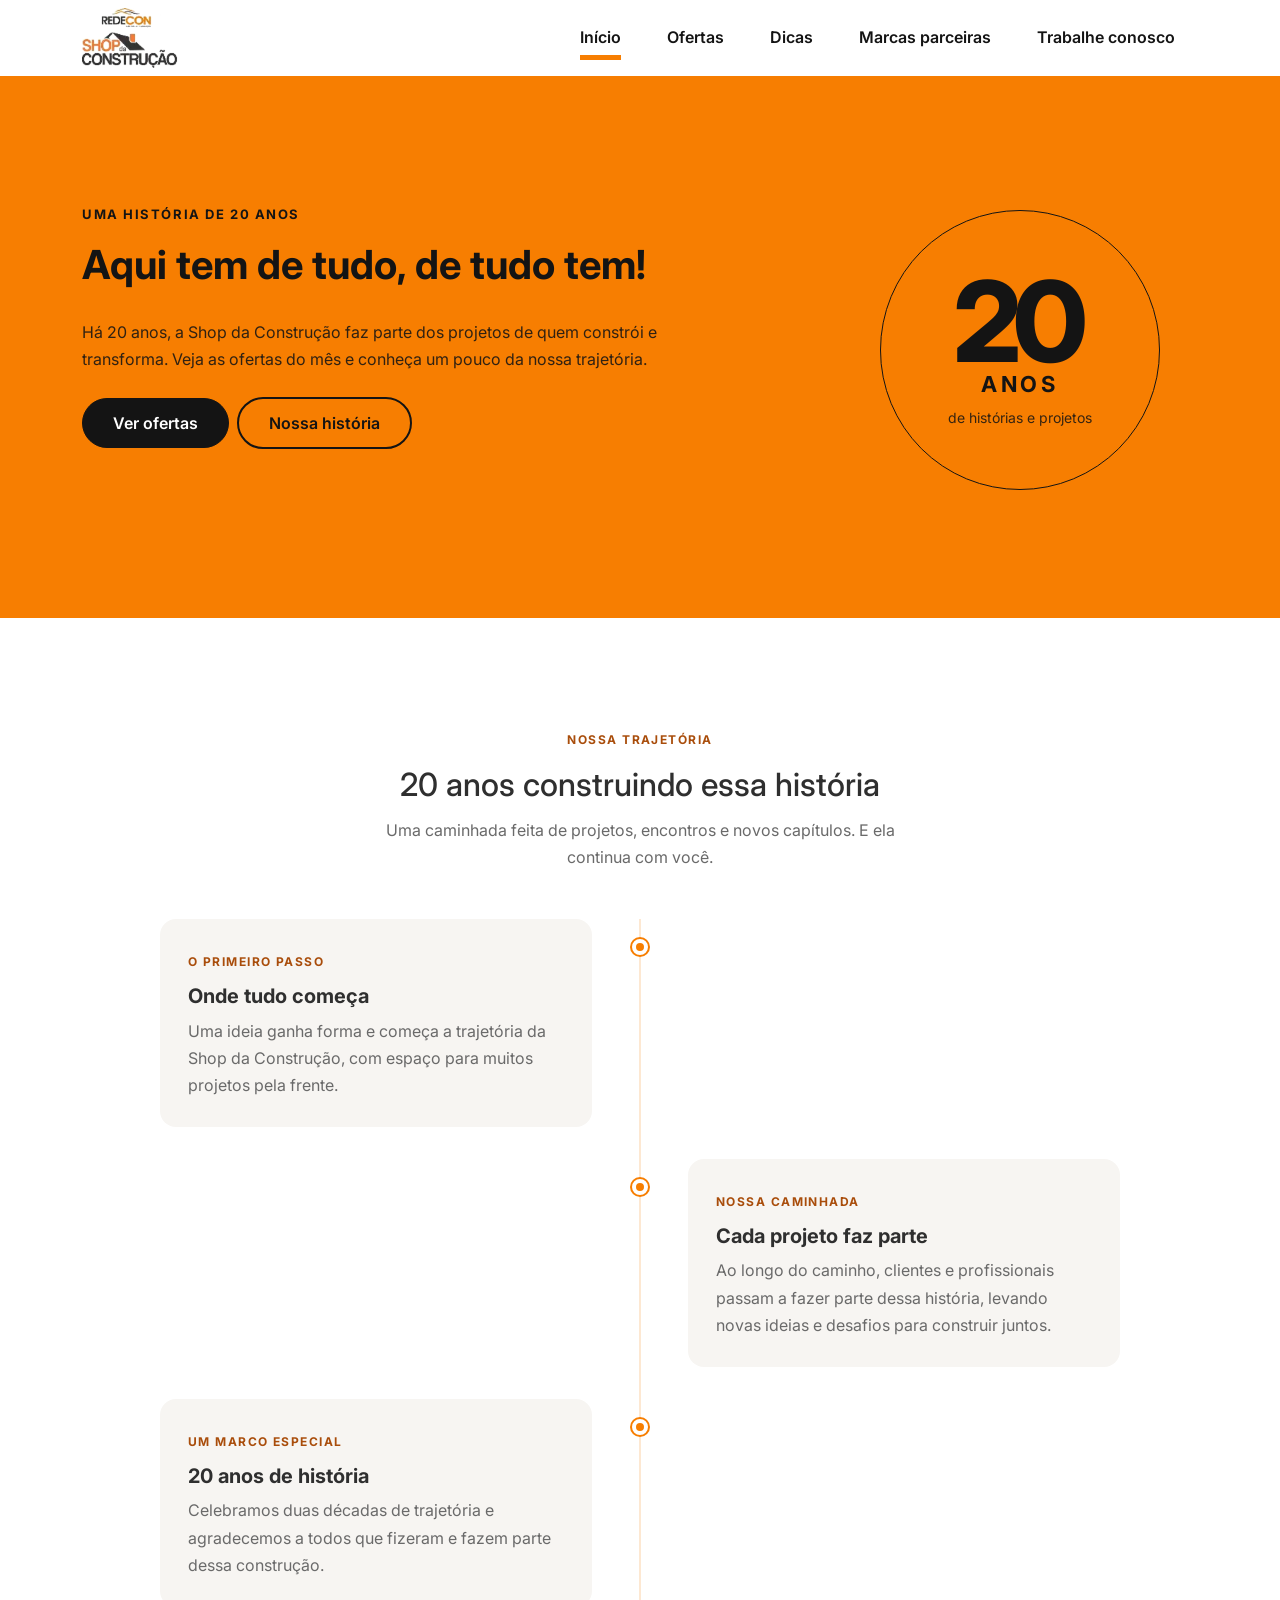
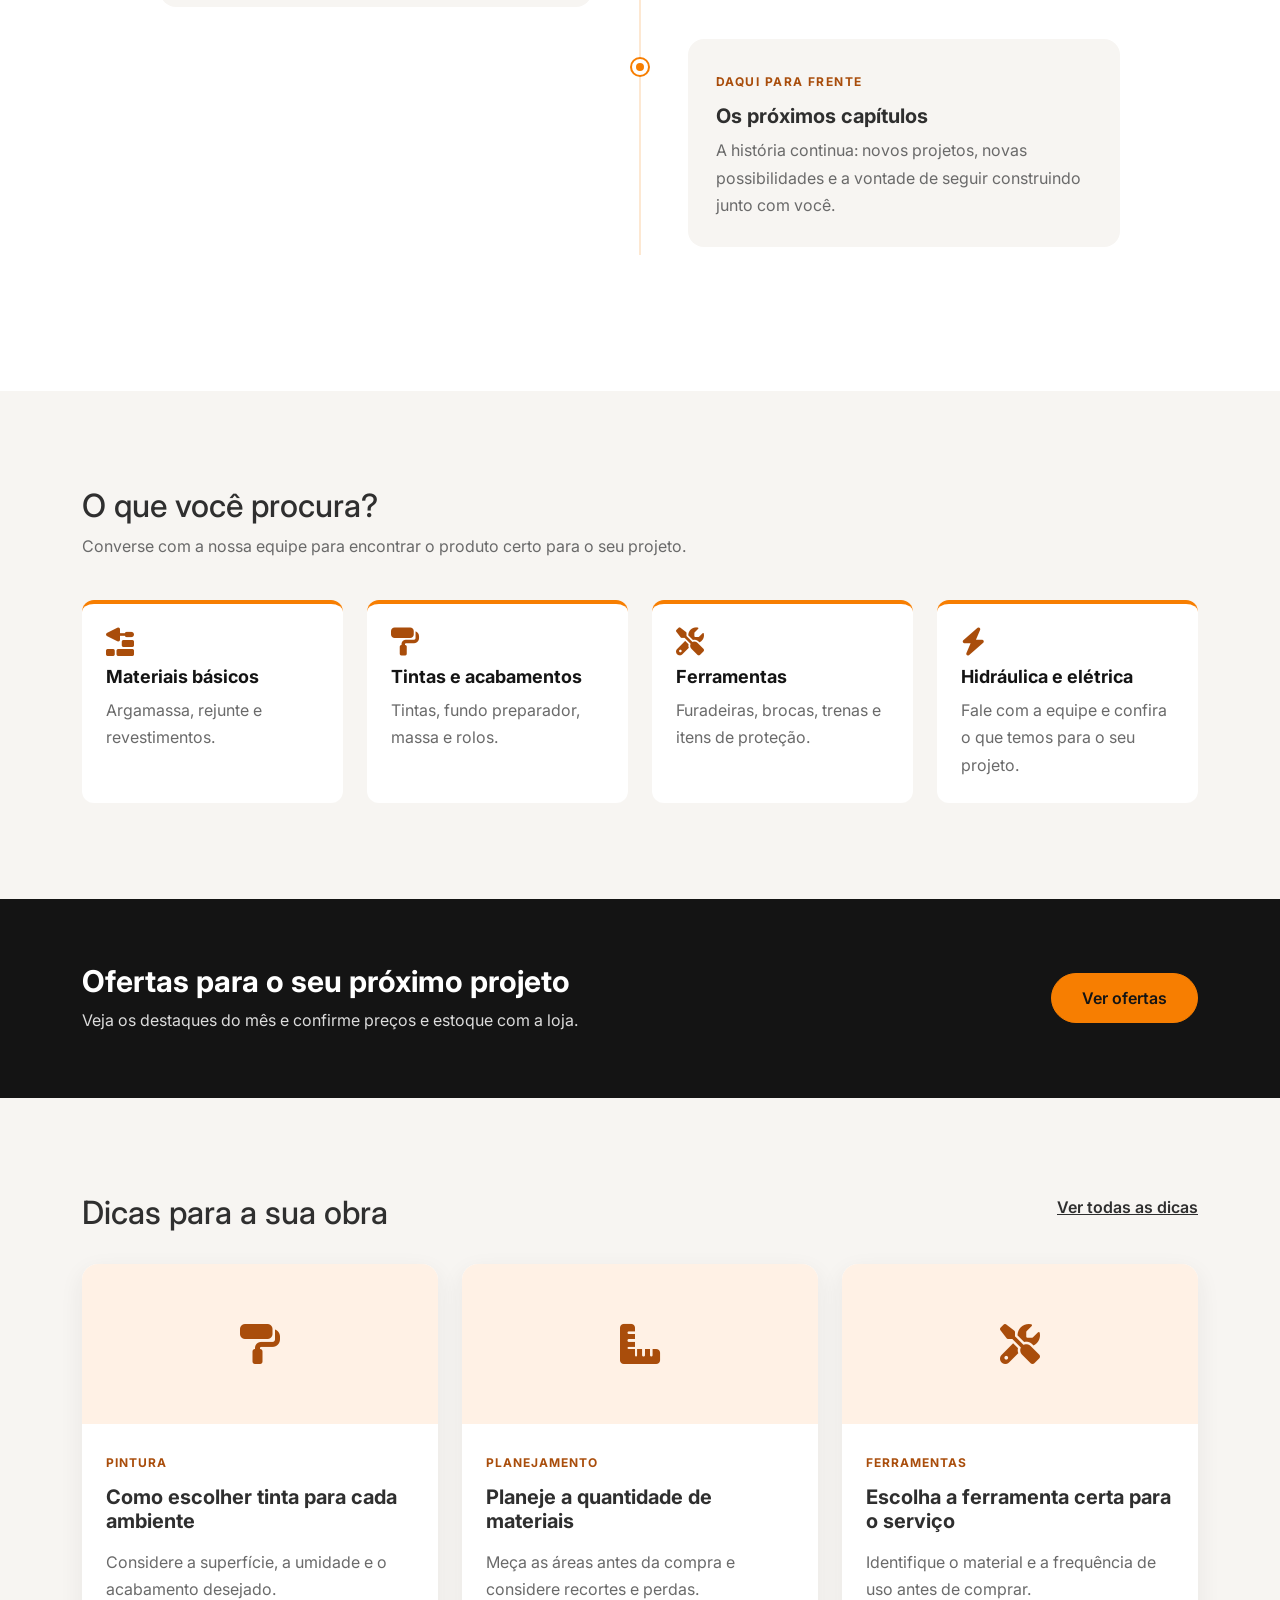
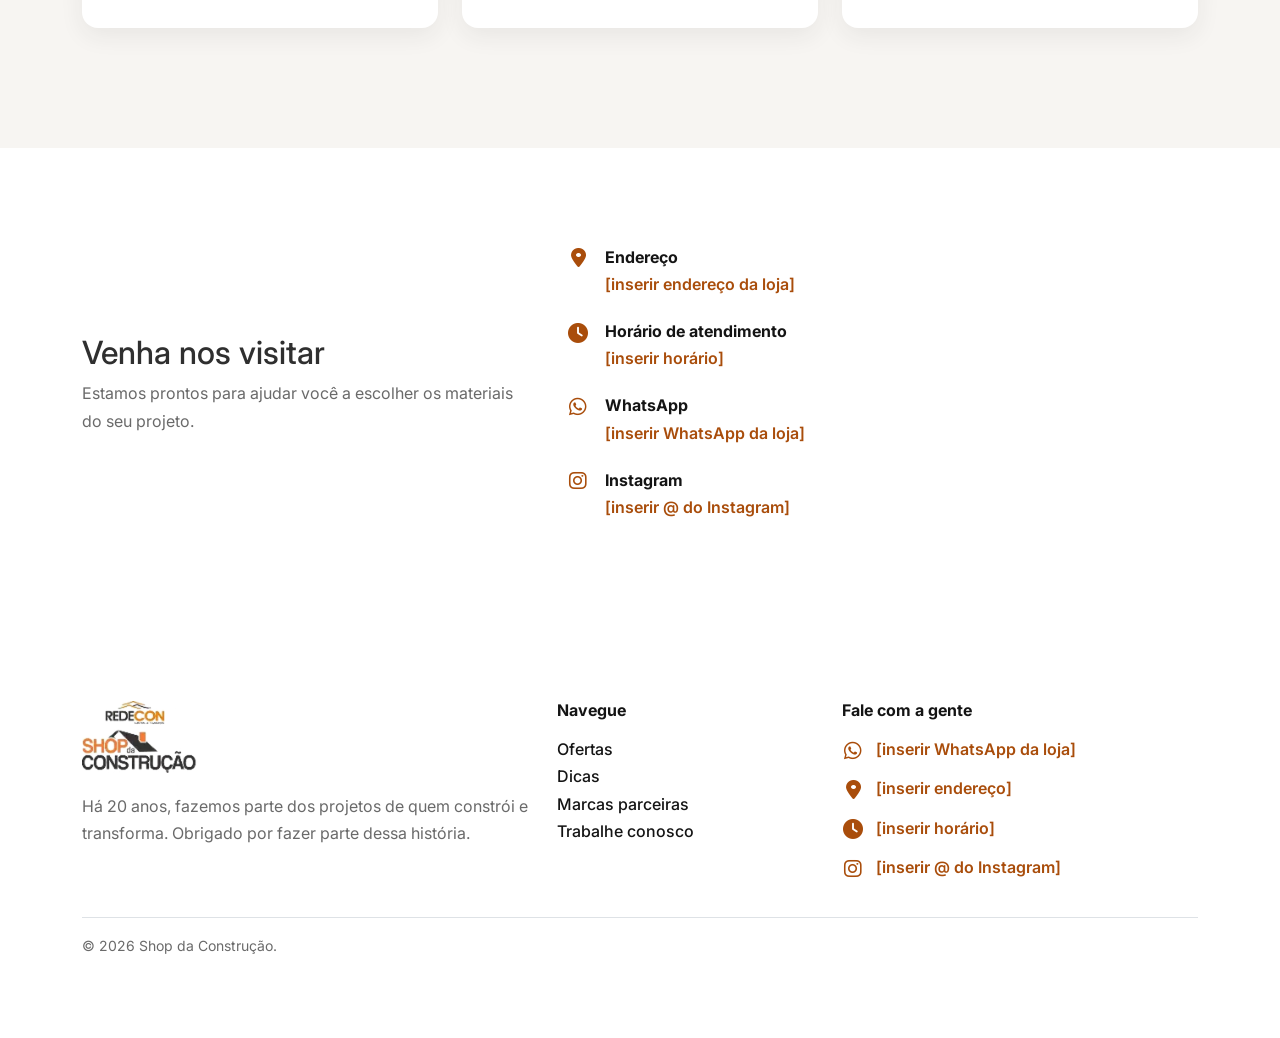
<file: docs/index.html>
<!-- /*
* Bootstrap 5
* Template Name: Furni
* Template Author: Untree.co
* Template URI: https://untree.co/
* License: https://creativecommons.org/licenses/by/3.0/
*/ -->
<!doctype html>
<html lang="pt-BR">
<head>
	<meta charset="utf-8">
	<meta name="viewport" content="width=device-width, initial-scale=1">
	<title>Shop da Construção Redecon | Aqui tem de tudo, de tudo tem!</title>
	<meta name="description" content="Há 20 anos na construção: ofertas do mês, dicas para a sua obra e marcas parceiras.">
	<meta property="og:type" content="website">
	<meta property="og:locale" content="pt_BR">
	<meta property="og:title" content="Shop da Construção Redecon | Aqui tem de tudo, de tudo tem!">
	<meta property="og:description" content="Há 20 anos na construção: ofertas do mês, dicas para a sua obra e marcas parceiras.">
	<link rel="icon" href="favicon.png">
	<link rel="preconnect" href="https://fonts.googleapis.com">
	<link rel="preconnect" href="https://fonts.gstatic.com" crossorigin>
	<link href="https://fonts.googleapis.com/css2?family=Inter:wght@400;500;600;700;800&display=swap" rel="stylesheet">
	<link href="css/bootstrap.min.css" rel="stylesheet">
	<link href="https://cdnjs.cloudflare.com/ajax/libs/font-awesome/6.5.1/css/all.min.css" rel="stylesheet">
	<link href="css/style.css" rel="stylesheet">
</head>
<body>
		<a class="skip-link" href="#conteudo">Ir para o conteúdo</a>
		<nav class="custom-navbar navbar navbar-expand-md navbar-light" aria-label="Navegação principal">
			<div class="container">
				<a class="navbar-brand" href="index.html"><img src="images/logo-shop-da-construcao.png" alt="Shop da Construção Redecon" width="274" height="170"></a>
				<button class="navbar-toggler" type="button" data-bs-toggle="collapse" data-bs-target="#navbarsFurni" aria-controls="navbarsFurni" aria-expanded="false" aria-label="Abrir menu">
					<span class="navbar-toggler-icon"></span>
				</button>
				<div class="collapse navbar-collapse" id="navbarsFurni">
					<ul class="custom-navbar-nav navbar-nav ms-auto mb-2 mb-md-0">
						<li class="active"><a class="nav-link" href="index.html" aria-current="page">Início</a></li>
						<li><a class="nav-link" href="ofertas.html">Ofertas</a></li>
						<li><a class="nav-link" href="dicas.html">Dicas</a></li>
						<li><a class="nav-link" href="parceiras.html">Marcas parceiras</a></li>
						<li><a class="nav-link" href="trabalhe-conosco.html">Trabalhe conosco</a></li>
					</ul>
				</div>
			</div>
		</nav>

		<main id="conteudo">
<div class="hero">
	<div class="container">
		<div class="row align-items-center justify-content-between">
			<div class="col-lg-7">
				<div class="intro-excerpt">
					<p class="hero-kicker">Uma história de 20 anos</p>
					<h1>Aqui tem de tudo, de tudo tem!</h1>
					<p class="mb-4">Há 20 anos, a Shop da Construção faz parte dos projetos de quem constrói e transforma. Veja as ofertas do mês e conheça um pouco da nossa trajetória.</p>
					<p><a href="ofertas.html" class="btn me-2">Ver ofertas</a><a href="#historia" class="btn btn-white-outline">Nossa história</a></p>
				</div>
			</div>
			<div class="col-lg-4">
				<div class="hero-anniversary" role="img" aria-label="20 anos de histórias e projetos">
					<span class="hero-anniversary-number">20</span>
					<span class="hero-anniversary-label">anos</span>
					<span class="hero-anniversary-caption">de histórias e projetos</span>
				</div>
			</div>
		</div>
	</div>
</div>

<section class="history-section" id="historia" aria-labelledby="history-title">
			<div class="container">
				<div class="row mb-5">
					<div class="col-lg-7 mx-auto text-center">
						<p class="history-eyebrow">Nossa trajetória</p>
						<h2 class="section-title" id="history-title">20 anos construindo essa história</h2>
						<p class="history-intro">Uma caminhada feita de projetos, encontros e novos capítulos. E ela continua com você.</p>
					</div>
				</div>

				<ol class="history-timeline">
					<li class="history-timeline-item">
						<div class="history-card">
							<span class="history-period">O primeiro passo</span>
							<h3>Onde tudo começa</h3>
							<p>Uma ideia ganha forma e começa a trajetória da Shop da Construção, com espaço para muitos projetos pela frente.</p>
						</div>
					</li>
					<li class="history-timeline-item">
						<div class="history-card">
							<span class="history-period">Nossa caminhada</span>
							<h3>Cada projeto faz parte</h3>
							<p>Ao longo do caminho, clientes e profissionais passam a fazer parte dessa história, levando novas ideias e desafios para construir juntos.</p>
						</div>
					</li>
					<li class="history-timeline-item">
						<div class="history-card">
							<span class="history-period">Um marco especial</span>
							<h3>20 anos de história</h3>
							<p>Celebramos duas décadas de trajetória e agradecemos a todos que fizeram e fazem parte dessa construção.</p>
						</div>
					</li>
					<li class="history-timeline-item">
						<div class="history-card">
							<span class="history-period">Daqui para frente</span>
							<h3>Os próximos capítulos</h3>
							<p>A história continua: novos projetos, novas possibilidades e a vontade de seguir construindo junto com você.</p>
						</div>
					</li>
				</ol>
			</div>
		</section>

<section class="categories-section" aria-labelledby="cat-title">
	<div class="container">
		<div class="row mb-4"><div class="col-lg-8"><h2 class="section-title" id="cat-title">O que você procura?</h2><p>Converse com a nossa equipe para encontrar o produto certo para o seu projeto.</p></div></div>
		<div class="row g-4">
			<div class="col-sm-6 col-lg-3"><article class="category-card"><i class="fa-solid fa-trowel-bricks" aria-hidden="true"></i><h3>Materiais básicos</h3><p>Argamassa, rejunte e revestimentos.</p></article></div>
			<div class="col-sm-6 col-lg-3"><article class="category-card"><i class="fa-solid fa-paint-roller" aria-hidden="true"></i><h3>Tintas e acabamentos</h3><p>Tintas, fundo preparador, massa e rolos.</p></article></div>
			<div class="col-sm-6 col-lg-3"><article class="category-card"><i class="fa-solid fa-screwdriver-wrench" aria-hidden="true"></i><h3>Ferramentas</h3><p>Furadeiras, brocas, trenas e itens de proteção.</p></article></div>
			<div class="col-sm-6 col-lg-3"><article class="category-card"><i class="fa-solid fa-bolt" aria-hidden="true"></i><h3>Hidráulica e elétrica</h3><p>Fale com a equipe e confira o que temos para o seu projeto.</p></article></div>
		</div>
	</div>
</section>

<section class="cta-band" aria-labelledby="cta-title">
	<div class="container">
		<div class="row align-items-center g-4">
			<div class="col-lg-8"><h2 id="cta-title">Ofertas para o seu próximo projeto</h2><p>Veja os destaques do mês e confirme preços e estoque com a loja.</p></div>
			<div class="col-lg-4 text-lg-end"><a class="btn btn-brand" href="ofertas.html">Ver ofertas</a></div>
		</div>
	</div>
</section>

<section class="tips-teaser" aria-labelledby="tips-teaser-title">
	<div class="container">
		<div class="row mb-4">
			<div class="col-md-8"><h2 class="section-title" id="tips-teaser-title">Dicas para a sua obra</h2></div>
			<div class="col-md-4 text-start text-md-end"><a href="dicas.html" class="more">Ver todas as dicas</a></div>
		</div>
		<div class="row">
			<div class="col-12 col-md-6 col-lg-4 mb-4"><article class="tip-card"><div class="tip-icon" aria-hidden="true"><i class="fa-solid fa-paint-roller"></i></div><div class="tip-content"><span class="tip-category">Pintura</span><h3>Como escolher tinta para cada ambiente</h3><p>Considere a superfície, a umidade e o acabamento desejado.</p></div></article></div>
			<div class="col-12 col-md-6 col-lg-4 mb-4"><article class="tip-card"><div class="tip-icon" aria-hidden="true"><i class="fa-solid fa-ruler-combined"></i></div><div class="tip-content"><span class="tip-category">Planejamento</span><h3>Planeje a quantidade de materiais</h3><p>Meça as áreas antes da compra e considere recortes e perdas.</p></div></article></div>
			<div class="col-12 col-md-6 col-lg-4 mb-4"><article class="tip-card"><div class="tip-icon" aria-hidden="true"><i class="fa-solid fa-screwdriver-wrench"></i></div><div class="tip-content"><span class="tip-category">Ferramentas</span><h3>Escolha a ferramenta certa para o serviço</h3><p>Identifique o material e a frequência de uso antes de comprar.</p></div></article></div>
		</div>
	</div>
</section>

<section class="visit-section" aria-labelledby="visit-title">
	<div class="container">
		<div class="row g-4 g-lg-5 align-items-center">
			<div class="col-lg-5"><h2 class="section-title" id="visit-title">Venha nos visitar</h2><p>Estamos prontos para ajudar você a escolher os materiais do seu projeto.</p></div>
			<div class="col-lg-7">
				<ul class="visit-list">
					<li><i class="fa-solid fa-location-dot" aria-hidden="true"></i><div><strong>Endereço</strong><span class="contact-placeholder" data-contact="endereco">[inserir endereço da loja]</span></div></li>
					<li><i class="fa-solid fa-clock" aria-hidden="true"></i><div><strong>Horário de atendimento</strong><span class="contact-placeholder" data-contact="horario">[inserir horário]</span></div></li>
					<li><i class="fa-brands fa-whatsapp" aria-hidden="true"></i><div><strong>WhatsApp</strong><span class="contact-placeholder" data-contact="whatsappExibicao">[inserir WhatsApp da loja]</span></div></li>
					<li><i class="fa-brands fa-instagram" aria-hidden="true"></i><div><strong>Instagram</strong><span class="contact-placeholder" data-contact="instagram">[inserir @ do Instagram]</span></div></li>
				</ul>
			</div>
		</div>
	</div>
</section>
		</main>

		<footer class="footer-section site-footer">
			<div class="container">
				<div class="row g-4">
					<div class="col-lg-5">
						<a class="footer-logo" href="index.html"><img src="images/logo-shop-da-construcao.png" alt="Shop da Construção Redecon" width="274" height="170"></a>
						<p class="mb-0">Há 20 anos, fazemos parte dos projetos de quem constrói e transforma. Obrigado por fazer parte dessa história.</p>
					</div>
					<div class="col-sm-6 col-lg-3">
						<h2 class="footer-title">Navegue</h2>
						<nav aria-label="Links do rodapé"><ul class="footer-nav list-unstyled mb-0"><li><a href="ofertas.html">Ofertas</a></li><li><a href="dicas.html">Dicas</a></li><li><a href="parceiras.html">Marcas parceiras</a></li><li><a href="trabalhe-conosco.html">Trabalhe conosco</a></li></ul></nav>
					</div>
					<div class="col-sm-6 col-lg-4">
						<h2 class="footer-title">Fale com a gente</h2>
						<ul class="footer-contact">
							<li><i class="fa-brands fa-whatsapp" aria-hidden="true"></i><span class="contact-placeholder" data-contact="whatsappExibicao">[inserir WhatsApp da loja]</span></li>
							<li><i class="fa-solid fa-location-dot" aria-hidden="true"></i><span class="contact-placeholder" data-contact="endereco">[inserir endereço]</span></li>
							<li><i class="fa-solid fa-clock" aria-hidden="true"></i><span class="contact-placeholder" data-contact="horario">[inserir horário]</span></li>
							<li><i class="fa-brands fa-instagram" aria-hidden="true"></i><span class="contact-placeholder" data-contact="instagram">[inserir @ do Instagram]</span></li>
						</ul>
					</div>
				</div>
				<div class="border-top copyright mt-4 pt-3">
					<p class="mb-0">&copy; <span data-year>2026</span> Shop da Construção.</p>
				</div>
			</div>
		</footer>

		<a class="whatsapp-float" data-link="whatsapp" data-msg="Olá! Vim pelo site da Shop da Construção." hidden><i class="fa-brands fa-whatsapp" aria-hidden="true"></i> WhatsApp</a>
		<script src="js/bootstrap.bundle.min.js"></script>
		<script src="js/config.js"></script>
		<script src="js/custom.js"></script>
	</body>
</html>
</file>
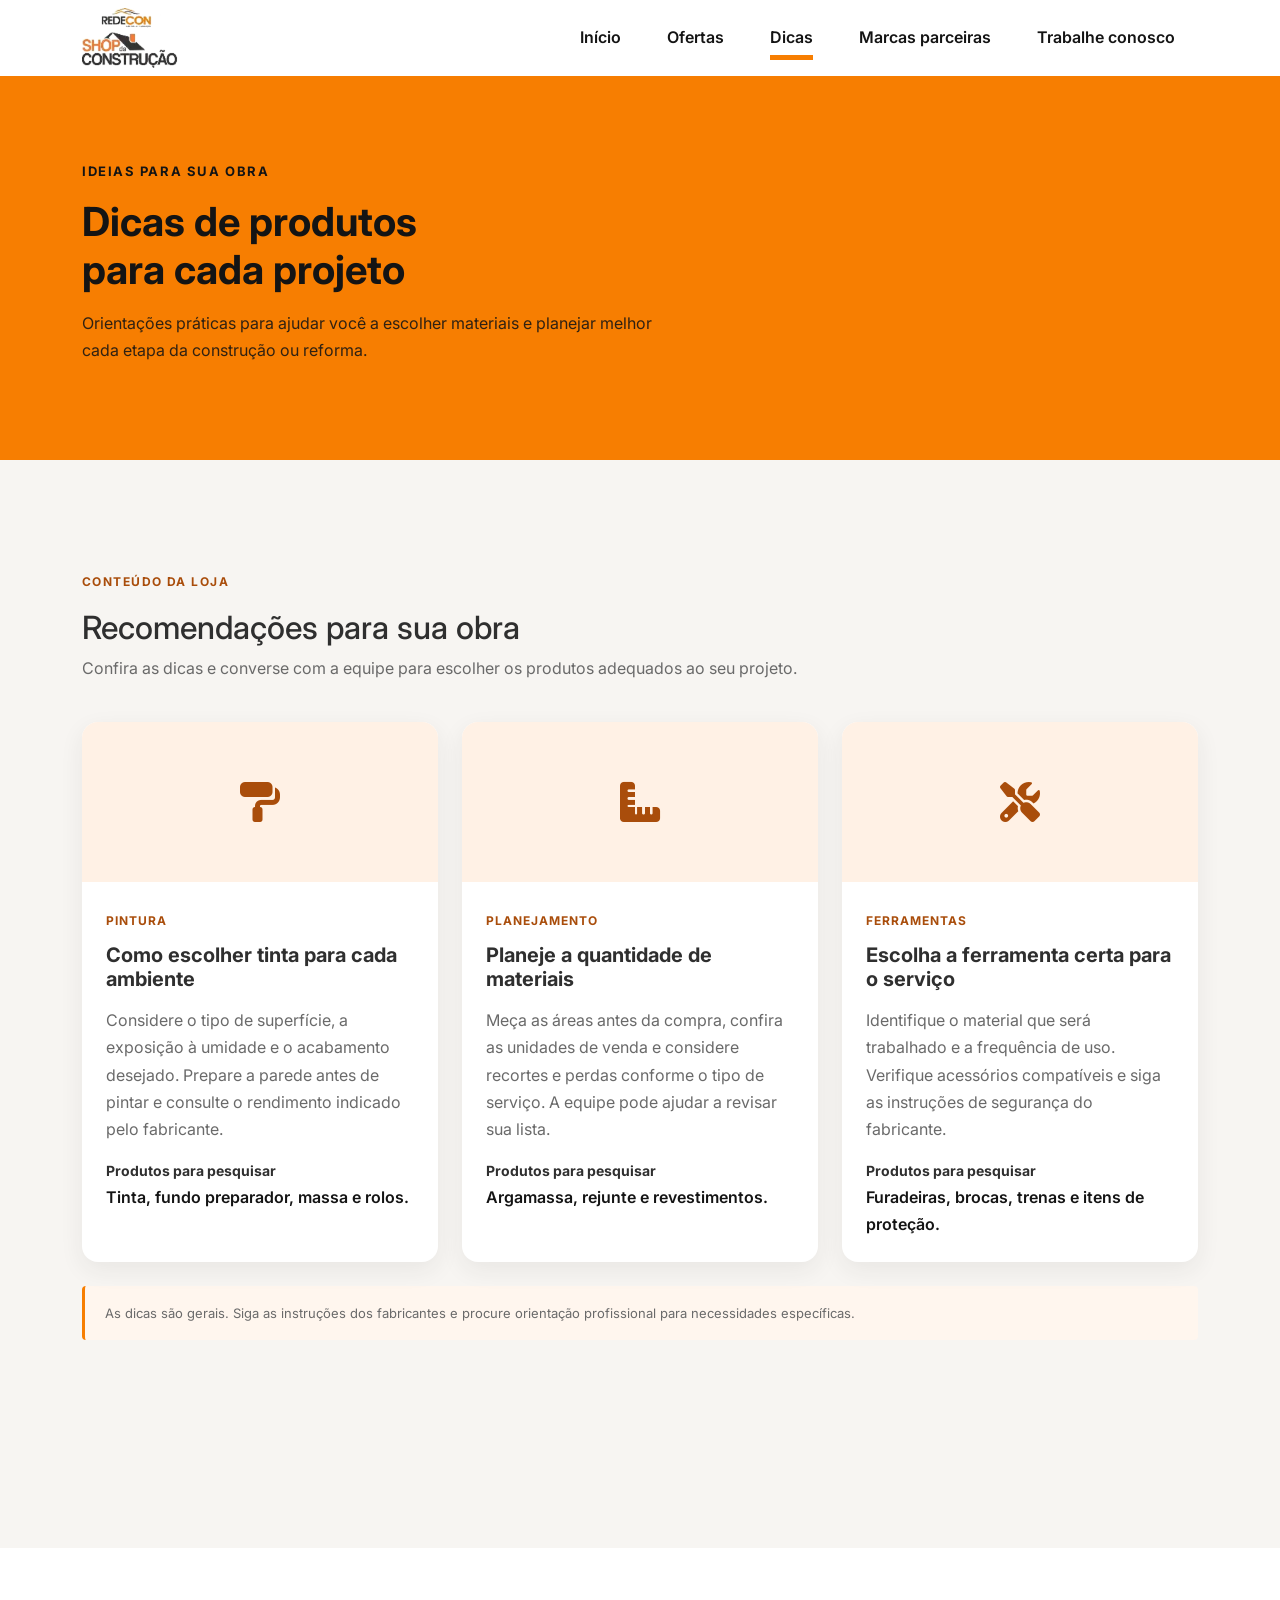
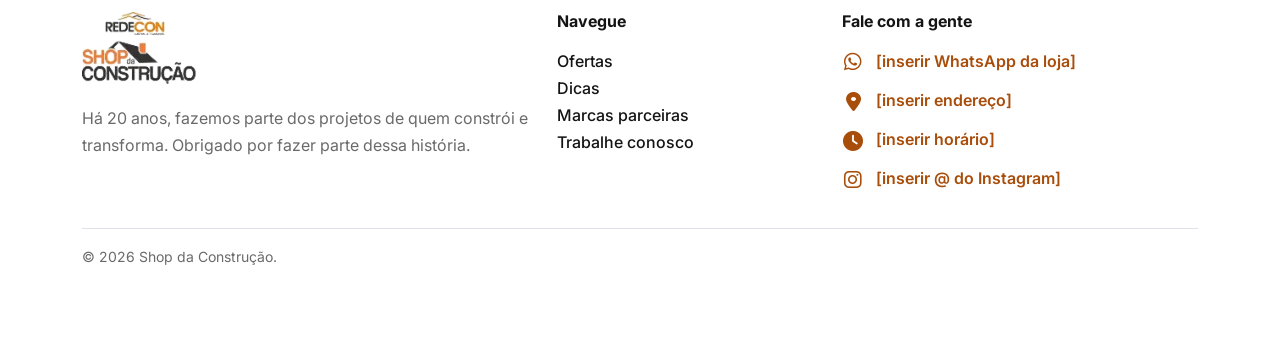
<file: docs/dicas.html>
<!-- /*
* Bootstrap 5
* Template Name: Furni
* Template Author: Untree.co
* Template URI: https://untree.co/
* License: https://creativecommons.org/licenses/by/3.0/
*/ -->
<!doctype html>
<html lang="pt-BR">
<head>
	<meta charset="utf-8">
	<meta name="viewport" content="width=device-width, initial-scale=1">
	<title>Dicas para a sua obra | Shop da Construção</title>
	<meta name="description" content="Dicas práticas para escolher materiais e planejar a construção ou reforma.">
	<meta property="og:type" content="website">
	<meta property="og:locale" content="pt_BR">
	<meta property="og:title" content="Dicas para a sua obra | Shop da Construção">
	<meta property="og:description" content="Dicas práticas para escolher materiais e planejar a construção ou reforma.">
	<link rel="icon" href="favicon.png">
	<link rel="preconnect" href="https://fonts.googleapis.com">
	<link rel="preconnect" href="https://fonts.gstatic.com" crossorigin>
	<link href="https://fonts.googleapis.com/css2?family=Inter:wght@400;500;600;700;800&display=swap" rel="stylesheet">
	<link href="css/bootstrap.min.css" rel="stylesheet">
	<link href="https://cdnjs.cloudflare.com/ajax/libs/font-awesome/6.5.1/css/all.min.css" rel="stylesheet">
	<link href="css/style.css" rel="stylesheet">
</head>
<body>
		<a class="skip-link" href="#conteudo">Ir para o conteúdo</a>
		<nav class="custom-navbar navbar navbar-expand-md navbar-light" aria-label="Navegação principal">
			<div class="container">
				<a class="navbar-brand" href="index.html"><img src="images/logo-shop-da-construcao.png" alt="Shop da Construção Redecon" width="274" height="170"></a>
				<button class="navbar-toggler" type="button" data-bs-toggle="collapse" data-bs-target="#navbarsFurni" aria-controls="navbarsFurni" aria-expanded="false" aria-label="Abrir menu">
					<span class="navbar-toggler-icon"></span>
				</button>
				<div class="collapse navbar-collapse" id="navbarsFurni">
					<ul class="custom-navbar-nav navbar-nav ms-auto mb-2 mb-md-0">
						<li><a class="nav-link" href="index.html">Início</a></li>
						<li><a class="nav-link" href="ofertas.html">Ofertas</a></li>
						<li class="active"><a class="nav-link" href="dicas.html" aria-current="page">Dicas</a></li>
						<li><a class="nav-link" href="parceiras.html">Marcas parceiras</a></li>
						<li><a class="nav-link" href="trabalhe-conosco.html">Trabalhe conosco</a></li>
					</ul>
				</div>
			</div>
		</nav>

		<main id="conteudo">
<div class="hero page-hero">
			<div class="container"><div class="row"><div class="col-lg-8"><div class="intro-excerpt">
				<p class="hero-kicker">Ideias para sua obra</p>
				<h1>Dicas de produtos para cada projeto</h1>
				<p>Orienta&ccedil;&otilde;es pr&aacute;ticas para ajudar voc&ecirc; a escolher materiais e planejar melhor cada etapa da constru&ccedil;&atilde;o ou reforma.</p>
			</div></div></div></div>
		</div>
<section class="tips-section before-footer-section" aria-labelledby="tips-title">
			<div class="container">
				<div class="row mb-4"><div class="col-lg-8"><p class="history-eyebrow">Conte&uacute;do da loja</p><h2 class="section-title" id="tips-title">Recomenda&ccedil;&otilde;es para sua obra</h2><p>Confira as dicas e converse com a equipe para escolher os produtos adequados ao seu projeto.</p></div></div>
				<div class="row">
					<div class="col-12 col-md-6 col-lg-4 mb-4"><article class="tip-card"><div class="tip-icon" aria-hidden="true"><i class="fa-solid fa-paint-roller"></i></div><div class="tip-content"><span class="tip-category">Pintura</span><h3>Como escolher tinta para cada ambiente</h3><p>Considere o tipo de superf&iacute;cie, a exposi&ccedil;&atilde;o  &agrave; umidade e o acabamento desejado. Prepare a parede antes de pintar e consulte o rendimento indicado pelo fabricante.</p><h4>Produtos para pesquisar</h4><p class="tip-products">Tinta, fundo preparador, massa e rolos.</p></div></article></div>
					<div class="col-12 col-md-6 col-lg-4 mb-4"><article class="tip-card"><div class="tip-icon" aria-hidden="true"><i class="fa-solid fa-ruler-combined"></i></div><div class="tip-content"><span class="tip-category">Planejamento</span><h3>Planeje a quantidade de materiais</h3><p>Me&ccedil;a as &aacute;reas antes da compra, confira as unidades de venda e considere recortes e perdas conforme o tipo de servi&ccedil;o. A equipe pode ajudar a revisar sua lista.</p><h4>Produtos para pesquisar</h4><p class="tip-products">Argamassa, rejunte e revestimentos.</p></div></article></div>
					<div class="col-12 col-md-6 col-lg-4 mb-4"><article class="tip-card"><div class="tip-icon" aria-hidden="true"><i class="fa-solid fa-screwdriver-wrench"></i></div><div class="tip-content"><span class="tip-category">Ferramentas</span><h3>Escolha a ferramenta certa para o servi&ccedil;o</h3><p>Identifique o material que ser&aacute; trabalhado e a frequ&ecirc;ncia de uso. Verifique acess&oacute;rios compat&iacute;veis e siga as instru&ccedil;&otilde;es de seguran&ccedil;a do fabricante.</p><h4>Produtos para pesquisar</h4><p class="tip-products">Furadeiras, brocas, trenas e itens de prote&ccedil;&atilde;o.</p></div></article></div>
				</div>
				<p class="tip-disclaimer">As dicas s&atilde;o gerais. Siga as instru&ccedil;&otilde;es dos fabricantes e procure orienta&ccedil;&atilde;o profissional para necessidades espec&iacute;ficas.</p>
			</div>
		</section>
		</main>

		<footer class="footer-section site-footer">
			<div class="container">
				<div class="row g-4">
					<div class="col-lg-5">
						<a class="footer-logo" href="index.html"><img src="images/logo-shop-da-construcao.png" alt="Shop da Construção Redecon" width="274" height="170"></a>
						<p class="mb-0">Há 20 anos, fazemos parte dos projetos de quem constrói e transforma. Obrigado por fazer parte dessa história.</p>
					</div>
					<div class="col-sm-6 col-lg-3">
						<h2 class="footer-title">Navegue</h2>
						<nav aria-label="Links do rodapé"><ul class="footer-nav list-unstyled mb-0"><li><a href="ofertas.html">Ofertas</a></li><li><a href="dicas.html">Dicas</a></li><li><a href="parceiras.html">Marcas parceiras</a></li><li><a href="trabalhe-conosco.html">Trabalhe conosco</a></li></ul></nav>
					</div>
					<div class="col-sm-6 col-lg-4">
						<h2 class="footer-title">Fale com a gente</h2>
						<ul class="footer-contact">
							<li><i class="fa-brands fa-whatsapp" aria-hidden="true"></i><span class="contact-placeholder" data-contact="whatsappExibicao">[inserir WhatsApp da loja]</span></li>
							<li><i class="fa-solid fa-location-dot" aria-hidden="true"></i><span class="contact-placeholder" data-contact="endereco">[inserir endereço]</span></li>
							<li><i class="fa-solid fa-clock" aria-hidden="true"></i><span class="contact-placeholder" data-contact="horario">[inserir horário]</span></li>
							<li><i class="fa-brands fa-instagram" aria-hidden="true"></i><span class="contact-placeholder" data-contact="instagram">[inserir @ do Instagram]</span></li>
						</ul>
					</div>
				</div>
				<div class="border-top copyright mt-4 pt-3">
					<p class="mb-0">&copy; <span data-year>2026</span> Shop da Construção.</p>
				</div>
			</div>
		</footer>

		<a class="whatsapp-float" data-link="whatsapp" data-msg="Olá! Vim pelo site da Shop da Construção." hidden><i class="fa-brands fa-whatsapp" aria-hidden="true"></i> WhatsApp</a>
		<script src="js/bootstrap.bundle.min.js"></script>
		<script src="js/config.js"></script>
		<script src="js/custom.js"></script>
	</body>
</html>
</file>
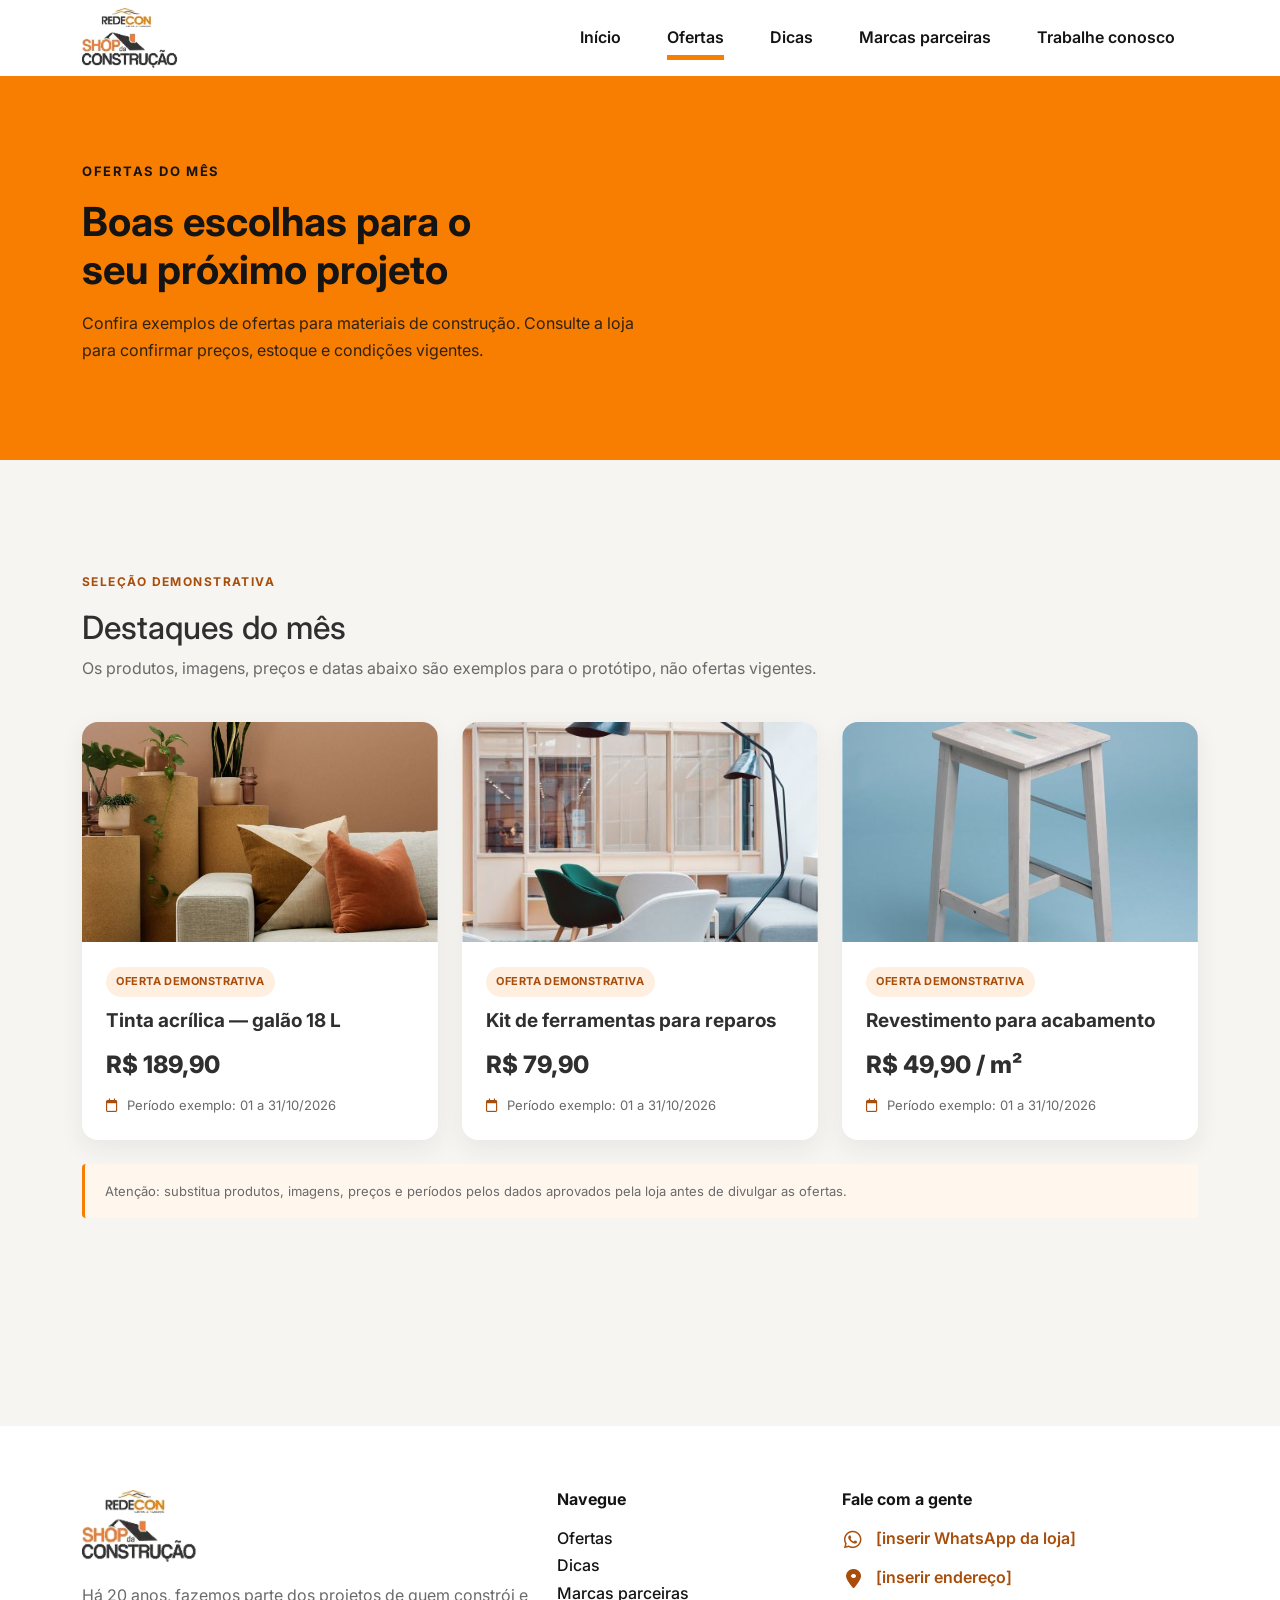
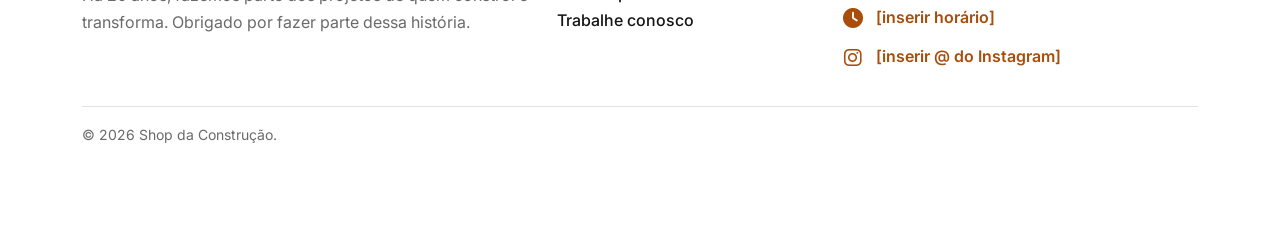
<file: docs/ofertas.html>
<!-- /*
* Bootstrap 5
* Template Name: Furni
* Template Author: Untree.co
* Template URI: https://untree.co/
* License: https://creativecommons.org/licenses/by/3.0/
*/ -->
<!doctype html>
<html lang="pt-BR">
<head>
	<meta charset="utf-8">
	<meta name="viewport" content="width=device-width, initial-scale=1">
	<title>Ofertas do mês | Shop da Construção</title>
	<meta name="description" content="Destaques do mês em materiais de construção da Shop da Construção.">
	<meta property="og:type" content="website">
	<meta property="og:locale" content="pt_BR">
	<meta property="og:title" content="Ofertas do mês | Shop da Construção">
	<meta property="og:description" content="Destaques do mês em materiais de construção da Shop da Construção.">
	<link rel="icon" href="favicon.png">
	<link rel="preconnect" href="https://fonts.googleapis.com">
	<link rel="preconnect" href="https://fonts.gstatic.com" crossorigin>
	<link href="https://fonts.googleapis.com/css2?family=Inter:wght@400;500;600;700;800&display=swap" rel="stylesheet">
	<link href="css/bootstrap.min.css" rel="stylesheet">
	<link href="https://cdnjs.cloudflare.com/ajax/libs/font-awesome/6.5.1/css/all.min.css" rel="stylesheet">
	<link href="css/style.css" rel="stylesheet">
</head>
<body>
		<a class="skip-link" href="#conteudo">Ir para o conteúdo</a>
		<nav class="custom-navbar navbar navbar-expand-md navbar-light" aria-label="Navegação principal">
			<div class="container">
				<a class="navbar-brand" href="index.html"><img src="images/logo-shop-da-construcao.png" alt="Shop da Construção Redecon" width="274" height="170"></a>
				<button class="navbar-toggler" type="button" data-bs-toggle="collapse" data-bs-target="#navbarsFurni" aria-controls="navbarsFurni" aria-expanded="false" aria-label="Abrir menu">
					<span class="navbar-toggler-icon"></span>
				</button>
				<div class="collapse navbar-collapse" id="navbarsFurni">
					<ul class="custom-navbar-nav navbar-nav ms-auto mb-2 mb-md-0">
						<li><a class="nav-link" href="index.html">Início</a></li>
						<li class="active"><a class="nav-link" href="ofertas.html" aria-current="page">Ofertas</a></li>
						<li><a class="nav-link" href="dicas.html">Dicas</a></li>
						<li><a class="nav-link" href="parceiras.html">Marcas parceiras</a></li>
						<li><a class="nav-link" href="trabalhe-conosco.html">Trabalhe conosco</a></li>
					</ul>
				</div>
			</div>
		</nav>

		<main id="conteudo">
<div class="hero page-hero">
			<div class="container">
				<div class="row"><div class="col-lg-8"><div class="intro-excerpt">
					<p class="hero-kicker">Ofertas do m&ecirc;s</p>
					<h1>Boas escolhas para o seu pr&oacute;ximo projeto</h1>
					<p>Confira exemplos de ofertas para materiais de constru&ccedil;&atilde;o. Consulte a loja para confirmar pre&ccedil;os, estoque e condi&ccedil;&otilde;es vigentes.</p>
				</div></div></div>
			</div>
		</div>
<section class="offers-section before-footer-section" aria-labelledby="offers-title">
			<div class="container">
				<div class="row mb-4"><div class="col-lg-8">
					<p class="history-eyebrow">Sele&ccedil;&atilde;o demonstrativa</p>
					<h2 class="section-title" id="offers-title">Destaques do m&ecirc;s</h2>
					<p>Os produtos, imagens, pre&ccedil;os e datas abaixo s&atilde;o exemplos para o prot&oacute;tipo, n&atilde;o ofertas vigentes.</p>
				</div></div>
				<div class="row">
					<div class="col-12 col-md-6 col-lg-4 mb-4"><article class="offer-card">
						<div class="offer-image"><img src="images/img-grid-1.jpg" alt="Ambiente residencial ilustrativo para a oferta de tinta" width="657" height="800" loading="lazy"></div>
						<div class="offer-content"><span class="offer-badge">Oferta demonstrativa</span><h3>Tinta acr&iacute;lica &mdash; gal&atilde;o 18 L</h3><p class="offer-price">R$ 189,90</p><p class="offer-period"><i class="fa-regular fa-calendar" aria-hidden="true"></i> Per&iacute;odo exemplo: 01 a 31/10/2026</p><a class="btn btn-brand offer-cta" data-link="whatsapp" data-msg="Olá! Tenho interesse na oferta: Tinta acr&iacute;lica &mdash; gal&atilde;o 18 L" hidden><i class="fa-brands fa-whatsapp" aria-hidden="true"></i> Perguntar no WhatsApp</a></div>
					</article></div>
					<div class="col-12 col-md-6 col-lg-4 mb-4"><article class="offer-card">
						<div class="offer-image"><img src="images/img-grid-2.jpg" alt="Ambiente residencial ilustrativo para a oferta de ferramentas" width="452" height="452" loading="lazy"></div>
						<div class="offer-content"><span class="offer-badge">Oferta demonstrativa</span><h3>Kit de ferramentas para reparos</h3><p class="offer-price">R$ 79,90</p><p class="offer-period"><i class="fa-regular fa-calendar" aria-hidden="true"></i> Per&iacute;odo exemplo: 01 a 31/10/2026</p><a class="btn btn-brand offer-cta" data-link="whatsapp" data-msg="Olá! Tenho interesse na oferta: Kit de ferramentas para reparos" hidden><i class="fa-brands fa-whatsapp" aria-hidden="true"></i> Perguntar no WhatsApp</a></div>
					</article></div>
					<div class="col-12 col-md-6 col-lg-4 mb-4"><article class="offer-card">
						<div class="offer-image"><img src="images/img-grid-3.jpg" alt="Ambiente residencial ilustrativo para a oferta de acabamento" width="667" height="800" loading="lazy"></div>
						<div class="offer-content"><span class="offer-badge">Oferta demonstrativa</span><h3>Revestimento para acabamento</h3><p class="offer-price">R$ 49,90 / m&sup2;</p><p class="offer-period"><i class="fa-regular fa-calendar" aria-hidden="true"></i> Per&iacute;odo exemplo: 01 a 31/10/2026</p><a class="btn btn-brand offer-cta" data-link="whatsapp" data-msg="Olá! Tenho interesse na oferta: Revestimento para acabamento" hidden><i class="fa-brands fa-whatsapp" aria-hidden="true"></i> Perguntar no WhatsApp</a></div>
					</article></div>
				</div>
				<p class="offer-disclaimer">Aten&ccedil;&atilde;o: substitua produtos, imagens, pre&ccedil;os e per&iacute;odos pelos dados aprovados pela loja antes de divulgar as ofertas.</p>
			</div>
		</section>
		</main>

		<footer class="footer-section site-footer">
			<div class="container">
				<div class="row g-4">
					<div class="col-lg-5">
						<a class="footer-logo" href="index.html"><img src="images/logo-shop-da-construcao.png" alt="Shop da Construção Redecon" width="274" height="170"></a>
						<p class="mb-0">Há 20 anos, fazemos parte dos projetos de quem constrói e transforma. Obrigado por fazer parte dessa história.</p>
					</div>
					<div class="col-sm-6 col-lg-3">
						<h2 class="footer-title">Navegue</h2>
						<nav aria-label="Links do rodapé"><ul class="footer-nav list-unstyled mb-0"><li><a href="ofertas.html">Ofertas</a></li><li><a href="dicas.html">Dicas</a></li><li><a href="parceiras.html">Marcas parceiras</a></li><li><a href="trabalhe-conosco.html">Trabalhe conosco</a></li></ul></nav>
					</div>
					<div class="col-sm-6 col-lg-4">
						<h2 class="footer-title">Fale com a gente</h2>
						<ul class="footer-contact">
							<li><i class="fa-brands fa-whatsapp" aria-hidden="true"></i><span class="contact-placeholder" data-contact="whatsappExibicao">[inserir WhatsApp da loja]</span></li>
							<li><i class="fa-solid fa-location-dot" aria-hidden="true"></i><span class="contact-placeholder" data-contact="endereco">[inserir endereço]</span></li>
							<li><i class="fa-solid fa-clock" aria-hidden="true"></i><span class="contact-placeholder" data-contact="horario">[inserir horário]</span></li>
							<li><i class="fa-brands fa-instagram" aria-hidden="true"></i><span class="contact-placeholder" data-contact="instagram">[inserir @ do Instagram]</span></li>
						</ul>
					</div>
				</div>
				<div class="border-top copyright mt-4 pt-3">
					<p class="mb-0">&copy; <span data-year>2026</span> Shop da Construção.</p>
				</div>
			</div>
		</footer>

		<a class="whatsapp-float" data-link="whatsapp" data-msg="Olá! Vim pelo site da Shop da Construção." hidden><i class="fa-brands fa-whatsapp" aria-hidden="true"></i> WhatsApp</a>
		<script src="js/bootstrap.bundle.min.js"></script>
		<script src="js/config.js"></script>
		<script src="js/custom.js"></script>
	</body>
</html>
</file>
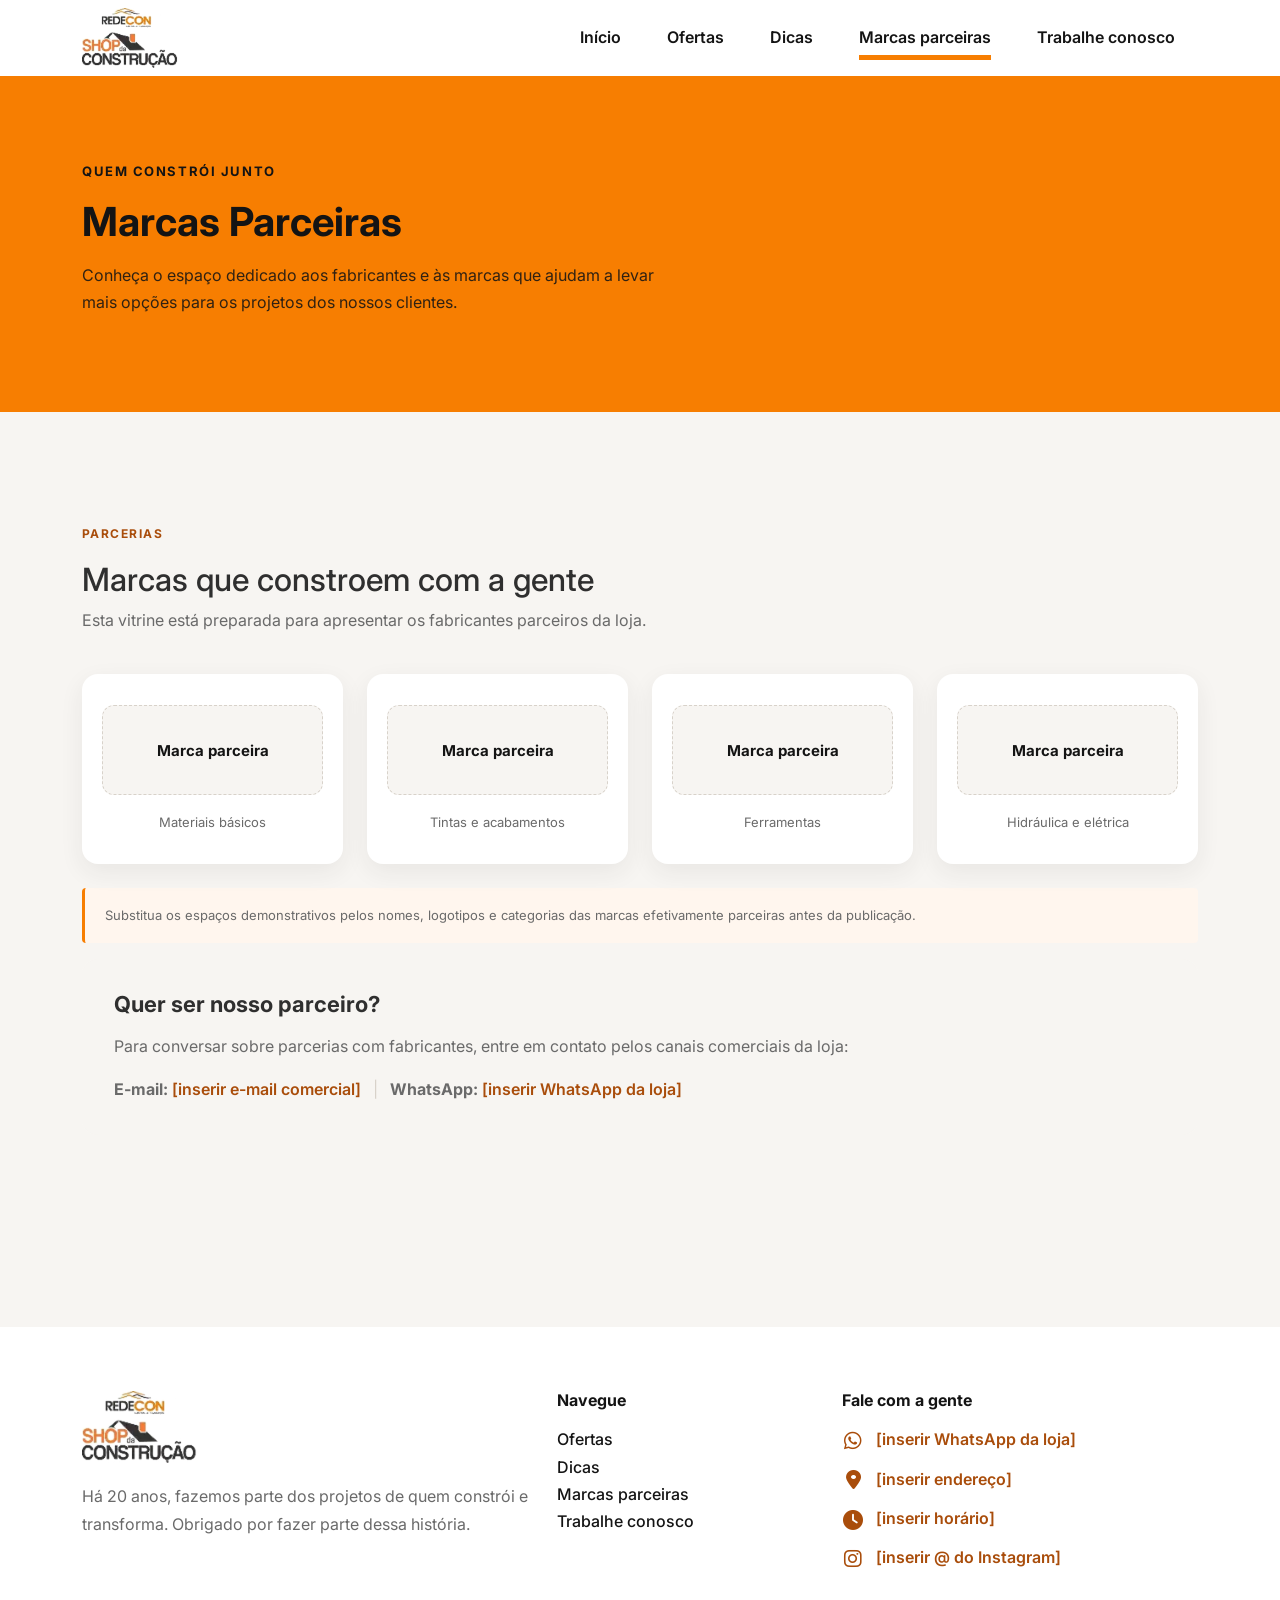
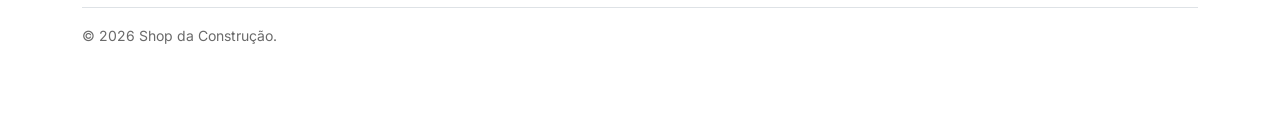
<file: docs/parceiras.html>
<!-- /*
* Bootstrap 5
* Template Name: Furni
* Template Author: Untree.co
* Template URI: https://untree.co/
* License: https://creativecommons.org/licenses/by/3.0/
*/ -->
<!doctype html>
<html lang="pt-BR">
<head>
	<meta charset="utf-8">
	<meta name="viewport" content="width=device-width, initial-scale=1">
	<title>Marcas parceiras | Shop da Construção</title>
	<meta name="description" content="Conheça as marcas e fabricantes parceiros da Shop da Construção.">
	<meta property="og:type" content="website">
	<meta property="og:locale" content="pt_BR">
	<meta property="og:title" content="Marcas parceiras | Shop da Construção">
	<meta property="og:description" content="Conheça as marcas e fabricantes parceiros da Shop da Construção.">
	<link rel="icon" href="favicon.png">
	<link rel="preconnect" href="https://fonts.googleapis.com">
	<link rel="preconnect" href="https://fonts.gstatic.com" crossorigin>
	<link href="https://fonts.googleapis.com/css2?family=Inter:wght@400;500;600;700;800&display=swap" rel="stylesheet">
	<link href="css/bootstrap.min.css" rel="stylesheet">
	<link href="https://cdnjs.cloudflare.com/ajax/libs/font-awesome/6.5.1/css/all.min.css" rel="stylesheet">
	<link href="css/style.css" rel="stylesheet">
</head>
<body>
		<a class="skip-link" href="#conteudo">Ir para o conteúdo</a>
		<nav class="custom-navbar navbar navbar-expand-md navbar-light" aria-label="Navegação principal">
			<div class="container">
				<a class="navbar-brand" href="index.html"><img src="images/logo-shop-da-construcao.png" alt="Shop da Construção Redecon" width="274" height="170"></a>
				<button class="navbar-toggler" type="button" data-bs-toggle="collapse" data-bs-target="#navbarsFurni" aria-controls="navbarsFurni" aria-expanded="false" aria-label="Abrir menu">
					<span class="navbar-toggler-icon"></span>
				</button>
				<div class="collapse navbar-collapse" id="navbarsFurni">
					<ul class="custom-navbar-nav navbar-nav ms-auto mb-2 mb-md-0">
						<li><a class="nav-link" href="index.html">Início</a></li>
						<li><a class="nav-link" href="ofertas.html">Ofertas</a></li>
						<li><a class="nav-link" href="dicas.html">Dicas</a></li>
						<li class="active"><a class="nav-link" href="parceiras.html" aria-current="page">Marcas parceiras</a></li>
						<li><a class="nav-link" href="trabalhe-conosco.html">Trabalhe conosco</a></li>
					</ul>
				</div>
			</div>
		</nav>

		<main id="conteudo">
<div class="hero page-hero">
			<div class="container"><div class="row"><div class="col-lg-8"><div class="intro-excerpt">
				<p class="hero-kicker">Quem constr&oacute;i junto</p>
				<h1>Marcas Parceiras</h1>
				<p>Conhe&ccedil;a o espa&ccedil;o dedicado aos fabricantes e &agrave;s marcas que ajudam a levar mais op&ccedil;&otilde;es para os projetos dos nossos clientes.</p>
			</div></div></div></div>
		</div>
<section class="partners-section before-footer-section" aria-labelledby="partners-title">
			<div class="container">
				<div class="row mb-4"><div class="col-lg-8"><p class="history-eyebrow">Parcerias</p><h2 class="section-title" id="partners-title">Marcas que constroem com a gente</h2><p>Esta vitrine est&aacute; preparada para apresentar os fabricantes parceiros da loja.</p></div></div>
				<div class="row">
					<div class="col-6 col-lg-3 mb-4"><article class="partner-card"><div class="partner-logo" aria-label="Espa&ccedil;o para logotipo de marca parceira">Marca parceira</div><p>Materiais b&aacute;sicos</p></article></div>
					<div class="col-6 col-lg-3 mb-4"><article class="partner-card"><div class="partner-logo" aria-label="Espa&ccedil;o para logotipo de marca parceira">Marca parceira</div><p>Tintas e acabamentos</p></article></div>
					<div class="col-6 col-lg-3 mb-4"><article class="partner-card"><div class="partner-logo" aria-label="Espa&ccedil;o para logotipo de marca parceira">Marca parceira</div><p>Ferramentas</p></article></div>
					<div class="col-6 col-lg-3 mb-4"><article class="partner-card"><div class="partner-logo" aria-label="Espa&ccedil;o para logotipo de marca parceira">Marca parceira</div><p>Hidr&aacute;ulica e el&eacute;trica</p></article></div>
				</div>
				<p class="partner-disclaimer">Substitua os espa&ccedil;os demonstrativos pelos nomes, logotipos e categorias das marcas efetivamente parceiras antes da publica&ccedil;&atilde;o.</p>
				<div class="partner-contact"><h3>Quer ser nosso parceiro?</h3><p>Para conversar sobre parcerias com fabricantes, entre em contato pelos canais comerciais da loja:</p><p class="mb-0"><strong>E-mail:</strong> <span class="contact-placeholder" data-contact="emailComercial">[inserir e-mail comercial]</span> <span class="partner-contact-separator">|</span> <strong>WhatsApp:</strong> <span class="contact-placeholder" data-contact="whatsappExibicao">[inserir WhatsApp da loja]</span></p></div>
			</div>
		</section>
		</main>

		<footer class="footer-section site-footer">
			<div class="container">
				<div class="row g-4">
					<div class="col-lg-5">
						<a class="footer-logo" href="index.html"><img src="images/logo-shop-da-construcao.png" alt="Shop da Construção Redecon" width="274" height="170"></a>
						<p class="mb-0">Há 20 anos, fazemos parte dos projetos de quem constrói e transforma. Obrigado por fazer parte dessa história.</p>
					</div>
					<div class="col-sm-6 col-lg-3">
						<h2 class="footer-title">Navegue</h2>
						<nav aria-label="Links do rodapé"><ul class="footer-nav list-unstyled mb-0"><li><a href="ofertas.html">Ofertas</a></li><li><a href="dicas.html">Dicas</a></li><li><a href="parceiras.html">Marcas parceiras</a></li><li><a href="trabalhe-conosco.html">Trabalhe conosco</a></li></ul></nav>
					</div>
					<div class="col-sm-6 col-lg-4">
						<h2 class="footer-title">Fale com a gente</h2>
						<ul class="footer-contact">
							<li><i class="fa-brands fa-whatsapp" aria-hidden="true"></i><span class="contact-placeholder" data-contact="whatsappExibicao">[inserir WhatsApp da loja]</span></li>
							<li><i class="fa-solid fa-location-dot" aria-hidden="true"></i><span class="contact-placeholder" data-contact="endereco">[inserir endereço]</span></li>
							<li><i class="fa-solid fa-clock" aria-hidden="true"></i><span class="contact-placeholder" data-contact="horario">[inserir horário]</span></li>
							<li><i class="fa-brands fa-instagram" aria-hidden="true"></i><span class="contact-placeholder" data-contact="instagram">[inserir @ do Instagram]</span></li>
						</ul>
					</div>
				</div>
				<div class="border-top copyright mt-4 pt-3">
					<p class="mb-0">&copy; <span data-year>2026</span> Shop da Construção.</p>
				</div>
			</div>
		</footer>

		<a class="whatsapp-float" data-link="whatsapp" data-msg="Olá! Vim pelo site da Shop da Construção." hidden><i class="fa-brands fa-whatsapp" aria-hidden="true"></i> WhatsApp</a>
		<script src="js/bootstrap.bundle.min.js"></script>
		<script src="js/config.js"></script>
		<script src="js/custom.js"></script>
	</body>
</html>
</file>
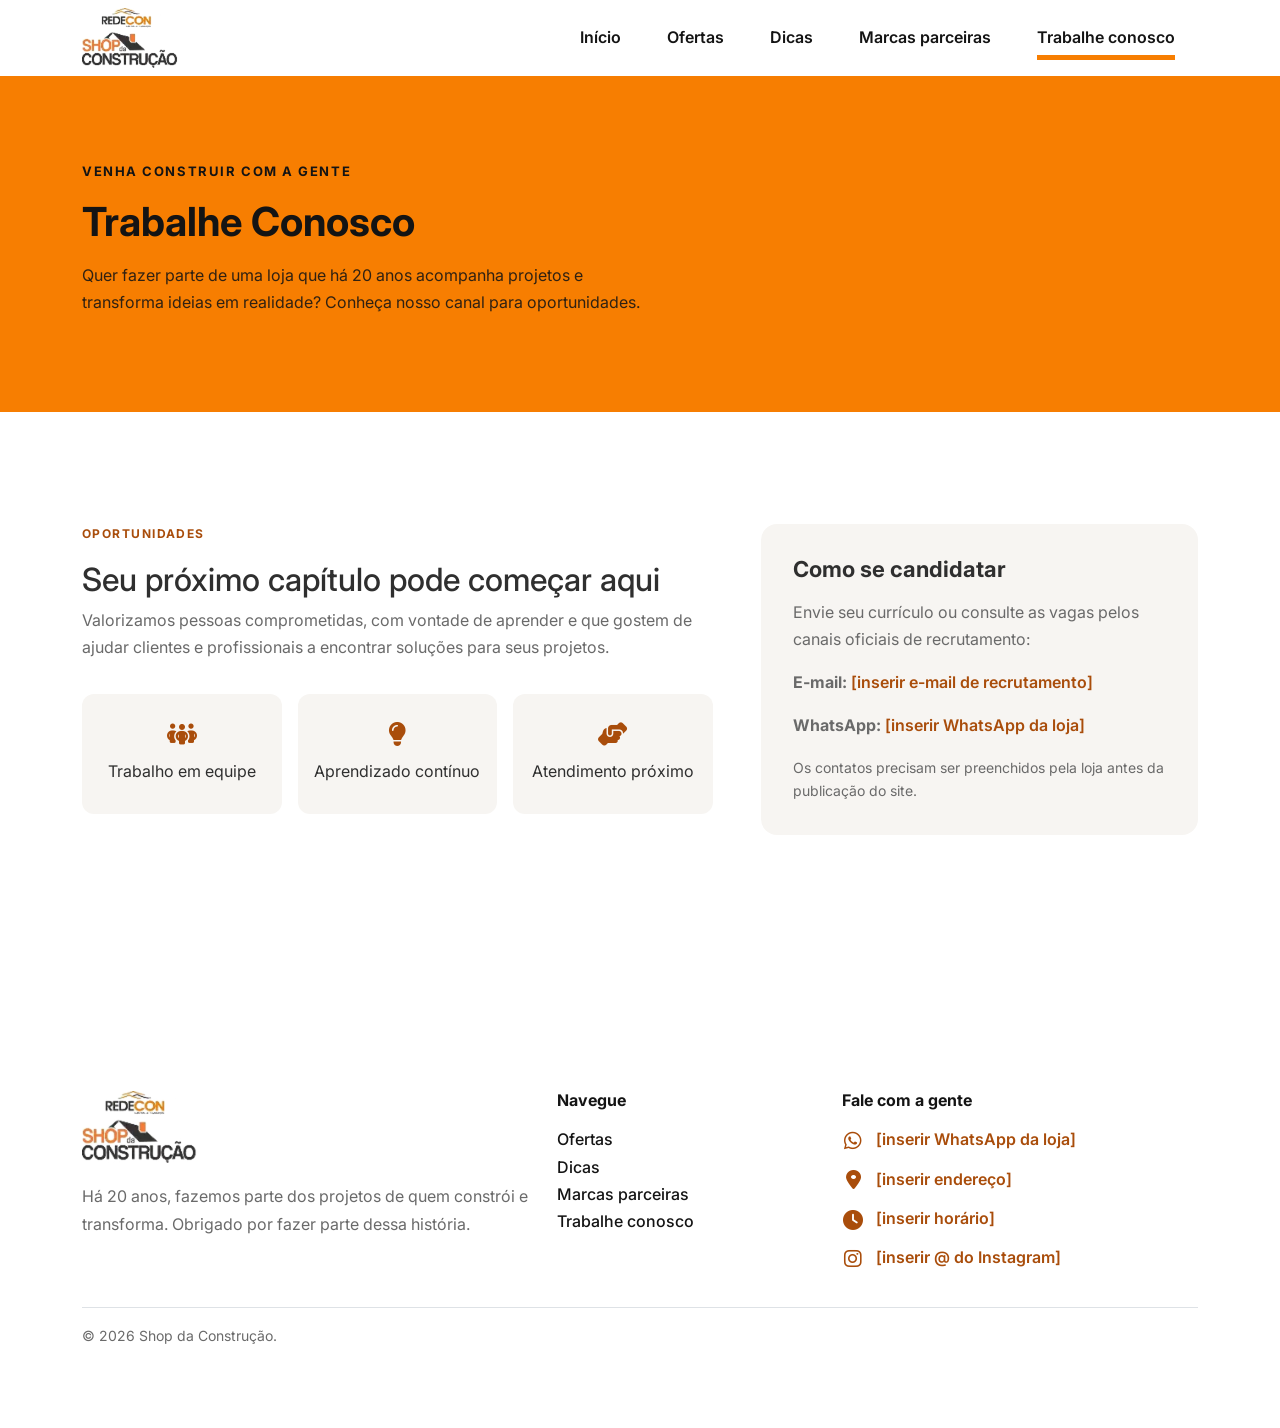
<file: docs/trabalhe-conosco.html>
<!-- /*
* Bootstrap 5
* Template Name: Furni
* Template Author: Untree.co
* Template URI: https://untree.co/
* License: https://creativecommons.org/licenses/by/3.0/
*/ -->
<!doctype html>
<html lang="pt-BR">
<head>
	<meta charset="utf-8">
	<meta name="viewport" content="width=device-width, initial-scale=1">
	<title>Trabalhe conosco | Shop da Construção</title>
	<meta name="description" content="Faça parte da equipe da Shop da Construção. Veja como se candidatar.">
	<meta property="og:type" content="website">
	<meta property="og:locale" content="pt_BR">
	<meta property="og:title" content="Trabalhe conosco | Shop da Construção">
	<meta property="og:description" content="Faça parte da equipe da Shop da Construção. Veja como se candidatar.">
	<link rel="icon" href="favicon.png">
	<link rel="preconnect" href="https://fonts.googleapis.com">
	<link rel="preconnect" href="https://fonts.gstatic.com" crossorigin>
	<link href="https://fonts.googleapis.com/css2?family=Inter:wght@400;500;600;700;800&display=swap" rel="stylesheet">
	<link href="css/bootstrap.min.css" rel="stylesheet">
	<link href="https://cdnjs.cloudflare.com/ajax/libs/font-awesome/6.5.1/css/all.min.css" rel="stylesheet">
	<link href="css/style.css" rel="stylesheet">
</head>
<body>
		<a class="skip-link" href="#conteudo">Ir para o conteúdo</a>
		<nav class="custom-navbar navbar navbar-expand-md navbar-light" aria-label="Navegação principal">
			<div class="container">
				<a class="navbar-brand" href="index.html"><img src="images/logo-shop-da-construcao.png" alt="Shop da Construção Redecon" width="274" height="170"></a>
				<button class="navbar-toggler" type="button" data-bs-toggle="collapse" data-bs-target="#navbarsFurni" aria-controls="navbarsFurni" aria-expanded="false" aria-label="Abrir menu">
					<span class="navbar-toggler-icon"></span>
				</button>
				<div class="collapse navbar-collapse" id="navbarsFurni">
					<ul class="custom-navbar-nav navbar-nav ms-auto mb-2 mb-md-0">
						<li><a class="nav-link" href="index.html">Início</a></li>
						<li><a class="nav-link" href="ofertas.html">Ofertas</a></li>
						<li><a class="nav-link" href="dicas.html">Dicas</a></li>
						<li><a class="nav-link" href="parceiras.html">Marcas parceiras</a></li>
						<li class="active"><a class="nav-link" href="trabalhe-conosco.html" aria-current="page">Trabalhe conosco</a></li>
					</ul>
				</div>
			</div>
		</nav>

		<main id="conteudo">
<div class="hero page-hero">
			<div class="container"><div class="row"><div class="col-lg-8"><div class="intro-excerpt">
				<p class="hero-kicker">Venha construir com a gente</p>
				<h1>Trabalhe Conosco</h1>
				<p>Quer fazer parte de uma loja que h&aacute; 20 anos acompanha projetos e transforma ideias em realidade? Conhe&ccedil;a nosso canal para oportunidades.</p>
			</div></div></div></div>
		</div>
<section class="career-section before-footer-section" aria-labelledby="career-title">
			<div class="container"><div class="row g-4 g-lg-5 align-items-start">
				<div class="col-lg-7">
					<p class="history-eyebrow">Oportunidades</p>
					<h2 class="section-title" id="career-title">Seu pr&oacute;ximo cap&iacute;tulo pode come&ccedil;ar aqui</h2>
					<p>Valorizamos pessoas comprometidas, com vontade de aprender e que gostem de ajudar clientes e profissionais a encontrar solu&ccedil;&otilde;es para seus projetos.</p>
					<div class="career-values">
						<div><i class="fa-solid fa-people-group" aria-hidden="true"></i><span>Trabalho em equipe</span></div>
						<div><i class="fa-solid fa-lightbulb" aria-hidden="true"></i><span>Aprendizado cont&iacute;nuo</span></div>
						<div><i class="fa-solid fa-handshake-angle" aria-hidden="true"></i><span>Atendimento pr&oacute;ximo</span></div>
					</div>
				</div>
				<div class="col-lg-5"><aside class="career-contact" id="oportunidades">
					<h3>Como se candidatar</h3>
					<p>Envie seu curr&iacute;culo ou consulte as vagas pelos canais oficiais de recrutamento:</p>
					<p><strong>E-mail:</strong> <span class="contact-placeholder" data-contact="emailRecrutamento">[inserir e-mail de recrutamento]</span></p>
					<p><strong>WhatsApp:</strong> <span class="contact-placeholder" data-contact="whatsappExibicao">[inserir WhatsApp da loja]</span></p>
					<p class="small mb-0">Os contatos precisam ser preenchidos pela loja antes da publica&ccedil;&atilde;o do site.</p>
				</aside></div>
			</div></div>
		</section>
		</main>

		<footer class="footer-section site-footer">
			<div class="container">
				<div class="row g-4">
					<div class="col-lg-5">
						<a class="footer-logo" href="index.html"><img src="images/logo-shop-da-construcao.png" alt="Shop da Construção Redecon" width="274" height="170"></a>
						<p class="mb-0">Há 20 anos, fazemos parte dos projetos de quem constrói e transforma. Obrigado por fazer parte dessa história.</p>
					</div>
					<div class="col-sm-6 col-lg-3">
						<h2 class="footer-title">Navegue</h2>
						<nav aria-label="Links do rodapé"><ul class="footer-nav list-unstyled mb-0"><li><a href="ofertas.html">Ofertas</a></li><li><a href="dicas.html">Dicas</a></li><li><a href="parceiras.html">Marcas parceiras</a></li><li><a href="trabalhe-conosco.html">Trabalhe conosco</a></li></ul></nav>
					</div>
					<div class="col-sm-6 col-lg-4">
						<h2 class="footer-title">Fale com a gente</h2>
						<ul class="footer-contact">
							<li><i class="fa-brands fa-whatsapp" aria-hidden="true"></i><span class="contact-placeholder" data-contact="whatsappExibicao">[inserir WhatsApp da loja]</span></li>
							<li><i class="fa-solid fa-location-dot" aria-hidden="true"></i><span class="contact-placeholder" data-contact="endereco">[inserir endereço]</span></li>
							<li><i class="fa-solid fa-clock" aria-hidden="true"></i><span class="contact-placeholder" data-contact="horario">[inserir horário]</span></li>
							<li><i class="fa-brands fa-instagram" aria-hidden="true"></i><span class="contact-placeholder" data-contact="instagram">[inserir @ do Instagram]</span></li>
						</ul>
					</div>
				</div>
				<div class="border-top copyright mt-4 pt-3">
					<p class="mb-0">&copy; <span data-year>2026</span> Shop da Construção.</p>
				</div>
			</div>
		</footer>

		<a class="whatsapp-float" data-link="whatsapp" data-msg="Olá! Vim pelo site da Shop da Construção." hidden><i class="fa-brands fa-whatsapp" aria-hidden="true"></i> WhatsApp</a>
		<script src="js/bootstrap.bundle.min.js"></script>
		<script src="js/config.js"></script>
		<script src="js/custom.js"></script>
	</body>
</html>
</file>
<file: docs/css/style.css>
/*
* Template Name: UntreeStore
* Template Author: Untree.co
* Author URI: https://untree.co/
* License: https://creativecommons.org/licenses/by/3.0/
*/
body {
  overflow-x: hidden;
  position: relative; }

body {
  font-family: "Inter", sans-serif;
  font-weight: 400;
  line-height: 1.7;
  color: #6a6a6a;
  font-size: 16px;
  background-color: #f7f5f2; }

a {
  text-decoration: none;
  -webkit-transition: .3s all ease;
  -o-transition: .3s all ease;
  transition: .3s all ease;
  color: #2f2f2f;
  text-decoration: underline; }
  a:hover {
    color: #2f2f2f;
    text-decoration: none; }
  a.more {
    font-weight: 600; }

.custom-navbar {
  background: #f77e01 !important;
  padding-top: 20px;
  padding-bottom: 20px; }
  .custom-navbar .navbar-brand {
    font-size: 32px;
    font-weight: 600; }
    .custom-navbar .navbar-brand > span {
      opacity: .4; }
  .custom-navbar .navbar-toggler {
    border-color: transparent; }
    .custom-navbar .navbar-toggler:active, .custom-navbar .navbar-toggler:focus {
      -webkit-box-shadow: none;
      box-shadow: none; }
  @media (min-width: 992px) {
    .custom-navbar .custom-navbar-nav li {
      margin-left: 15px;
      margin-right: 15px; } }
  .custom-navbar .custom-navbar-nav li a {
    font-weight: 500;
    color: #ffffff !important;
    opacity: .5;
    -webkit-transition: .3s all ease;
    -o-transition: .3s all ease;
    transition: .3s all ease;
    position: relative; }
    @media (min-width: 768px) {
      .custom-navbar .custom-navbar-nav li a:before {
        content: "";
        position: absolute;
        bottom: 0;
        left: 8px;
        right: 8px;
        background: #f77e01;
        height: 5px;
        opacity: 1;
        visibility: visible;
        width: 0;
        -webkit-transition: .15s all ease-out;
        -o-transition: .15s all ease-out;
        transition: .15s all ease-out; } }
    .custom-navbar .custom-navbar-nav li a:hover {
      opacity: 1; }
      .custom-navbar .custom-navbar-nav li a:hover:before {
        width: calc(100% - 16px); }
  .custom-navbar .custom-navbar-nav li.active a {
    opacity: 1; }
    .custom-navbar .custom-navbar-nav li.active a:before {
      width: calc(100% - 16px); }
  .custom-navbar .custom-navbar-cta {
    margin-left: 0 !important;
    -webkit-box-orient: horizontal;
    -webkit-box-direction: normal;
    -ms-flex-direction: row;
    flex-direction: row; }
    @media (min-width: 768px) {
      .custom-navbar .custom-navbar-cta {
        margin-left: 40px !important; } }
    .custom-navbar .custom-navbar-cta li {
      margin-left: 0px;
      margin-right: 0px; }
      .custom-navbar .custom-navbar-cta li:first-child {
        margin-right: 20px; }

.hero {
  background: #f77e01;
  padding: calc(4rem - 30px) 0 0rem 0; }
  @media (min-width: 768px) {
    .hero {
      padding: calc(4rem - 30px) 0 4rem 0; } }
  @media (min-width: 992px) {
    .hero {
      padding: calc(8rem - 30px) 0 8rem 0; } }
  .hero .intro-excerpt {
    position: relative;
    z-index: 4; }
    @media (min-width: 992px) {
      .hero .intro-excerpt {
        max-width: 450px; } }
  .hero h1 {
    font-weight: 700;
    color: #ffffff;
    margin-bottom: 30px; }
    @media (min-width: 1400px) {
      .hero h1 {
        font-size: 54px; } }
  .hero p {
    color: rgba(255, 255, 255, 0.5);
    margin-botom: 30px; }
  .hero .hero-img-wrap {
    position: relative; }
    .hero .hero-img-wrap img {
      position: relative;
      top: 0px;
      right: 0px;
      z-index: 2;
      max-width: 780px;
      left: -20px; }
      @media (min-width: 768px) {
        .hero .hero-img-wrap img {
          right: 0px;
          left: -100px; } }
      @media (min-width: 992px) {
        .hero .hero-img-wrap img {
          left: 0px;
          top: -80px;
          position: absolute;
          right: -50px; } }
      @media (min-width: 1200px) {
        .hero .hero-img-wrap img {
          left: 0px;
          top: -80px;
          right: -100px; } }
    .hero .hero-img-wrap:after {
      content: "";
      position: absolute;
      width: 255px;
      height: 217px;
      background-image: url("../images/dots-light.svg");
      background-size: contain;
      background-repeat: no-repeat;
      right: -100px;
      top: -0px; }
      @media (min-width: 1200px) {
        .hero .hero-img-wrap:after {
          top: -40px; } }

.btn {
  font-weight: 600;
  padding: 12px 30px;
  border-radius: 30px;
  color: #ffffff;
  background: #2f2f2f;
  border-color: #2f2f2f; }
  .btn:hover {
    color: #ffffff;
    background: #222222;
    border-color: #222222; }
  .btn:active, .btn:focus {
    -webkit-box-shadow: none;
    box-shadow: none; }
  .btn.btn-primary {
    background: #141414;
    border-color: #141414; }
    .btn.btn-primary:hover {
      background: #000000;
      border-color: #000000; }
  .btn.btn-secondary {
    color: #2f2f2f;
    background: #f77e01;
    border-color: #f77e01; }
    .btn.btn-secondary:hover {
      background: #e06f00;
      border-color: #e06f00; }
  .btn.btn-white-outline {
    background: transparent;
    border-width: 2px;
    border-color: rgba(255, 255, 255, 0.3); }
    .btn.btn-white-outline:hover {
      border-color: white;
      color: #ffffff; }

.section-title {
  color: #2f2f2f; }

.product-section {
  padding: 7rem 0; }
  .product-section .product-item {
    text-align: center;
    text-decoration: none;
    display: block;
    position: relative;
    padding-bottom: 50px;
    cursor: pointer; }
    .product-section .product-item .product-thumbnail {
      margin-bottom: 30px;
      position: relative;
      top: 0;
      -webkit-transition: .3s all ease;
      -o-transition: .3s all ease;
      transition: .3s all ease; }
    .product-section .product-item h3 {
      font-weight: 600;
      font-size: 16px; }
    .product-section .product-item strong {
      font-weight: 800 !important;
      font-size: 18px !important; }
    .product-section .product-item h3, .product-section .product-item strong {
      color: #2f2f2f;
      text-decoration: none; }
    .product-section .product-item .icon-cross {
      position: absolute;
      width: 35px;
      height: 35px;
      display: inline-block;
      background: #2f2f2f;
      bottom: 15px;
      left: 50%;
      -webkit-transform: translateX(-50%);
      -ms-transform: translateX(-50%);
      transform: translateX(-50%);
      margin-bottom: -17.5px;
      border-radius: 50%;
      opacity: 0;
      visibility: hidden;
      -webkit-transition: .3s all ease;
      -o-transition: .3s all ease;
      transition: .3s all ease; }
      .product-section .product-item .icon-cross img {
        position: absolute;
        left: 50%;
        top: 50%;
        -webkit-transform: translate(-50%, -50%);
        -ms-transform: translate(-50%, -50%);
        transform: translate(-50%, -50%); }
    .product-section .product-item:before {
      bottom: 0;
      left: 0;
      right: 0;
      position: absolute;
      content: "";
      background: #fde8d2;
      height: 0%;
      z-index: -1;
      border-radius: 10px;
      -webkit-transition: .3s all ease;
      -o-transition: .3s all ease;
      transition: .3s all ease; }
    .product-section .product-item:hover .product-thumbnail {
      top: -25px; }
    .product-section .product-item:hover .icon-cross {
      bottom: 0;
      opacity: 1;
      visibility: visible; }
    .product-section .product-item:hover:before {
      height: 70%; }

.why-choose-section {
  padding: 7rem 0; }
  .why-choose-section .img-wrap {
    position: relative; }
    .why-choose-section .img-wrap:before {
      position: absolute;
      content: "";
      width: 255px;
      height: 217px;
      background-image: url("../images/dots-yellow.svg");
      background-repeat: no-repeat;
      background-size: contain;
      -webkit-transform: translate(-40%, -40%);
      -ms-transform: translate(-40%, -40%);
      transform: translate(-40%, -40%);
      z-index: -1; }
    .why-choose-section .img-wrap img {
      border-radius: 20px; }

.feature {
  margin-bottom: 30px; }
  .feature .icon {
    display: inline-block;
    position: relative;
    margin-bottom: 20px; }
    .feature .icon:before {
      content: "";
      width: 33px;
      height: 33px;
      position: absolute;
      background: rgba(20, 20, 20, 0.2);
      border-radius: 50%;
      right: -8px;
      bottom: 0; }
  .feature h3 {
    font-size: 14px;
    color: #2f2f2f; }
  .feature p {
    font-size: 14px;
    line-height: 22px;
    color: #6a6a6a; }

.we-help-section {
  padding: 7rem 0; }
  .we-help-section .imgs-grid {
    display: -ms-grid;
    display: grid;
    -ms-grid-columns: (1fr)[27];
    grid-template-columns: repeat(27, 1fr);
    position: relative; }
    .we-help-section .imgs-grid:before {
      position: absolute;
      content: "";
      width: 255px;
      height: 217px;
      background-image: url("../images/dots-green.svg");
      background-size: contain;
      background-repeat: no-repeat;
      -webkit-transform: translate(-40%, -40%);
      -ms-transform: translate(-40%, -40%);
      transform: translate(-40%, -40%);
      z-index: -1; }
    .we-help-section .imgs-grid .grid {
      position: relative; }
      .we-help-section .imgs-grid .grid img {
        border-radius: 20px;
        max-width: 100%; }
      .we-help-section .imgs-grid .grid.grid-1 {
        -ms-grid-column: 1;
        -ms-grid-column-span: 18;
        grid-column: 1 / span 18;
        -ms-grid-row: 1;
        -ms-grid-row-span: 27;
        grid-row: 1 / span 27; }
      .we-help-section .imgs-grid .grid.grid-2 {
        -ms-grid-column: 19;
        -ms-grid-column-span: 27;
        grid-column: 19 / span 27;
        -ms-grid-row: 1;
        -ms-grid-row-span: 5;
        grid-row: 1 / span 5;
        padding-left: 20px; }
      .we-help-section .imgs-grid .grid.grid-3 {
        -ms-grid-column: 14;
        -ms-grid-column-span: 16;
        grid-column: 14 / span 16;
        -ms-grid-row: 6;
        -ms-grid-row-span: 27;
        grid-row: 6 / span 27;
        padding-top: 20px; }

.custom-list {
  width: 100%; }
  .custom-list li {
    display: inline-block;
    width: calc(50% - 20px);
    margin-bottom: 12px;
    line-height: 1.5;
    position: relative;
    padding-left: 20px; }
    .custom-list li:before {
      content: "";
      width: 8px;
      height: 8px;
      border-radius: 50%;
      border: 2px solid #141414;
      position: absolute;
      left: 0;
      top: 8px; }

.popular-product {
  padding: 0 0 7rem 0; }
  .popular-product .product-item-sm h3 {
    font-size: 14px;
    font-weight: 700;
    color: #2f2f2f; }
  .popular-product .product-item-sm a {
    text-decoration: none;
    color: #2f2f2f;
    -webkit-transition: .3s all ease;
    -o-transition: .3s all ease;
    transition: .3s all ease; }
    .popular-product .product-item-sm a:hover {
      color: rgba(47, 47, 47, 0.5); }
  .popular-product .product-item-sm p {
    line-height: 1.4;
    margin-bottom: 10px;
    font-size: 14px; }
  .popular-product .product-item-sm .thumbnail {
    margin-right: 10px;
    -webkit-box-flex: 0;
    -ms-flex: 0 0 120px;
    flex: 0 0 120px;
    position: relative; }
    .popular-product .product-item-sm .thumbnail:before {
      content: "";
      position: absolute;
      border-radius: 20px;
      background: #fde8d2;
      width: 98px;
      height: 98px;
      top: 50%;
      left: 50%;
      -webkit-transform: translate(-50%, -50%);
      -ms-transform: translate(-50%, -50%);
      transform: translate(-50%, -50%);
      z-index: -1; }

.testimonial-section {
  padding: 3rem 0 7rem 0; }

.testimonial-slider-wrap {
  position: relative; }
  .testimonial-slider-wrap .tns-inner {
    padding-top: 30px; }
  .testimonial-slider-wrap .item .testimonial-block blockquote {
    font-size: 16px; }
    @media (min-width: 768px) {
      .testimonial-slider-wrap .item .testimonial-block blockquote {
        line-height: 32px;
        font-size: 18px; } }
  .testimonial-slider-wrap .item .testimonial-block .author-info .author-pic {
    margin-bottom: 20px; }
    .testimonial-slider-wrap .item .testimonial-block .author-info .author-pic img {
      max-width: 80px;
      border-radius: 50%; }
  .testimonial-slider-wrap .item .testimonial-block .author-info h3 {
    font-size: 14px;
    font-weight: 700;
    color: #2f2f2f;
    margin-bottom: 0; }
  .testimonial-slider-wrap #testimonial-nav {
    position: absolute;
    top: 50%;
    z-index: 99;
    width: 100%;
    display: none; }
    @media (min-width: 768px) {
      .testimonial-slider-wrap #testimonial-nav {
        display: block; } }
    .testimonial-slider-wrap #testimonial-nav > span {
      cursor: pointer;
      position: absolute;
      width: 58px;
      height: 58px;
      line-height: 58px;
      border-radius: 50%;
      background: rgba(20, 20, 20, 0.1);
      color: #2f2f2f;
      -webkit-transition: .3s all ease;
      -o-transition: .3s all ease;
      transition: .3s all ease; }
      .testimonial-slider-wrap #testimonial-nav > span:hover {
        background: #141414;
        color: #ffffff; }
    .testimonial-slider-wrap #testimonial-nav .prev {
      left: -10px; }
    .testimonial-slider-wrap #testimonial-nav .next {
      right: 0; }
  .testimonial-slider-wrap .tns-nav {
    position: absolute;
    bottom: -50px;
    left: 50%;
    -webkit-transform: translateX(-50%);
    -ms-transform: translateX(-50%);
    transform: translateX(-50%); }
    .testimonial-slider-wrap .tns-nav button {
      background: none;
      border: none;
      display: inline-block;
      position: relative;
      width: 0 !important;
      height: 7px !important;
      margin: 2px; }
      .testimonial-slider-wrap .tns-nav button:active, .testimonial-slider-wrap .tns-nav button:focus, .testimonial-slider-wrap .tns-nav button:hover {
        -webkit-box-shadow: none;
        box-shadow: none;
        background: none; }
      .testimonial-slider-wrap .tns-nav button:before {
        display: block;
        width: 7px;
        height: 7px;
        left: 0;
        top: 0;
        position: absolute;
        content: "";
        border-radius: 50%;
        -webkit-transition: .3s all ease;
        -o-transition: .3s all ease;
        transition: .3s all ease;
        background-color: #d6d6d6; }
      .testimonial-slider-wrap .tns-nav button:hover:before, .testimonial-slider-wrap .tns-nav button.tns-nav-active:before {
        background-color: #141414; }

.before-footer-section {
  padding: 7rem 0 12rem 0 !important; }

.blog-section {
  padding: 7rem 0 12rem 0; }
  .blog-section .post-entry a {
    text-decoration: none; }
  .blog-section .post-entry .post-thumbnail {
    display: block;
    margin-bottom: 20px; }
    .blog-section .post-entry .post-thumbnail img {
      border-radius: 20px;
      -webkit-transition: .3s all ease;
      -o-transition: .3s all ease;
      transition: .3s all ease; }
  .blog-section .post-entry .post-content-entry {
    padding-left: 15px;
    padding-right: 15px; }
    .blog-section .post-entry .post-content-entry h3 {
      font-size: 16px;
      margin-bottom: 0;
      font-weight: 600;
      margin-bottom: 7px; }
    .blog-section .post-entry .post-content-entry .meta {
      font-size: 14px; }
      .blog-section .post-entry .post-content-entry .meta a {
        font-weight: 600; }
  .blog-section .post-entry:hover .post-thumbnail img, .blog-section .post-entry:focus .post-thumbnail img {
    opacity: .7; }

.footer-section {
  padding: 80px 0;
  background: #ffffff; }
  .footer-section .relative {
    position: relative; }
  .footer-section a {
    text-decoration: none;
    color: #2f2f2f;
    -webkit-transition: .3s all ease;
    -o-transition: .3s all ease;
    transition: .3s all ease; }
    .footer-section a:hover {
      color: rgba(47, 47, 47, 0.5); }
  .footer-section .subscription-form {
    margin-bottom: 40px;
    position: relative;
    z-index: 2;
    margin-top: 100px; }
    @media (min-width: 992px) {
      .footer-section .subscription-form {
        margin-top: 0px;
        margin-bottom: 80px; } }
    .footer-section .subscription-form h3 {
      font-size: 18px;
      font-weight: 500;
      color: #141414; }
    .footer-section .subscription-form .form-control {
      height: 50px;
      border-radius: 10px;
      font-family: "Inter", sans-serif; }
      .footer-section .subscription-form .form-control:active, .footer-section .subscription-form .form-control:focus {
        -webkit-box-shadow: none;
        box-shadow: none;
        border-color: #141414;
        -webkit-box-shadow: 0 1px 4px 0 rgba(0, 0, 0, 0.2);
        box-shadow: 0 1px 4px 0 rgba(0, 0, 0, 0.2); }
      .footer-section .subscription-form .form-control::-webkit-input-placeholder {
        font-size: 14px; }
      .footer-section .subscription-form .form-control::-moz-placeholder {
        font-size: 14px; }
      .footer-section .subscription-form .form-control:-ms-input-placeholder {
        font-size: 14px; }
      .footer-section .subscription-form .form-control:-moz-placeholder {
        font-size: 14px; }
    .footer-section .subscription-form .btn {
      border-radius: 10px !important; }
  .footer-section .sofa-img {
    position: absolute;
    top: -200px;
    z-index: 1;
    right: 0; }
    .footer-section .sofa-img img {
      max-width: 380px; }
  .footer-section .links-wrap {
    margin-top: 0px; }
    @media (min-width: 992px) {
      .footer-section .links-wrap {
        margin-top: 54px; } }
    .footer-section .links-wrap ul li {
      margin-bottom: 10px; }
  .footer-section .footer-logo-wrap .footer-logo {
    font-size: 32px;
    font-weight: 500;
    text-decoration: none;
    color: #141414; }
  .footer-section .custom-social li {
    margin: 2px;
    display: inline-block; }
    .footer-section .custom-social li a {
      width: 40px;
      height: 40px;
      text-align: center;
      line-height: 40px;
      display: inline-block;
      background: #fde8d2;
      color: #141414;
      border-radius: 50%; }
      .footer-section .custom-social li a:hover {
        background: #141414;
        color: #ffffff; }
  .footer-section .border-top {
    border-color: #fde8d2; }
    .footer-section .border-top.copyright {
      font-size: 14px !important; }

.untree_co-section {
  padding: 7rem 0; }

.form-control {
  height: 50px;
  border-radius: 10px;
  font-family: "Inter", sans-serif; }
  .form-control:active, .form-control:focus {
    -webkit-box-shadow: none;
    box-shadow: none;
    border-color: #141414;
    -webkit-box-shadow: 0 1px 4px 0 rgba(0, 0, 0, 0.2);
    box-shadow: 0 1px 4px 0 rgba(0, 0, 0, 0.2); }
  .form-control::-webkit-input-placeholder {
    font-size: 14px; }
  .form-control::-moz-placeholder {
    font-size: 14px; }
  .form-control:-ms-input-placeholder {
    font-size: 14px; }
  .form-control:-moz-placeholder {
    font-size: 14px; }

.service {
  line-height: 1.5; }
  .service .service-icon {
    border-radius: 10px;
    -webkit-box-flex: 0;
    -ms-flex: 0 0 50px;
    flex: 0 0 50px;
    height: 50px;
    line-height: 50px;
    text-align: center;
    background: #141414;
    margin-right: 20px;
    color: #ffffff; }

textarea {
  height: auto !important; }

.site-blocks-table {
  overflow: auto; }
  .site-blocks-table .product-thumbnail {
    width: 200px; }
  .site-blocks-table .btn {
    padding: 2px 10px; }
  .site-blocks-table thead th {
    padding: 30px;
    text-align: center;
    border-width: 0px !important;
    vertical-align: middle;
    color: rgba(0, 0, 0, 0.8);
    font-size: 18px; }
  .site-blocks-table td {
    padding: 20px;
    text-align: center;
    vertical-align: middle;
    color: rgba(0, 0, 0, 0.8); }
  .site-blocks-table tbody tr:first-child td {
    border-top: 1px solid #141414 !important; }
  .site-blocks-table .btn {
    background: none !important;
    color: #000000;
    border: none;
    height: auto !important; }

.site-block-order-table th {
  border-top: none !important;
  border-bottom-width: 1px !important; }

.site-block-order-table td, .site-block-order-table th {
  color: #000000; }

.couponcode-wrap input {
  border-radius: 10px !important; }

.text-primary {
  color: #141414 !important; }

.thankyou-icon {
  position: relative;
  color: #141414; }
  .thankyou-icon:before {
    position: absolute;
    content: "";
    width: 50px;
    height: 50px;
    border-radius: 50%;
    background: rgba(20, 20, 20, 0.2); }

  .hero-kicker {
    color: #ffffff !important;
    font-size: 13px;
    font-weight: 700;
    letter-spacing: .12em;
    margin-bottom: 1rem;
    text-transform: uppercase; }

  .hero-anniversary {
    align-items: center;
    border: 1px solid rgba(255, 255, 255, 0.35);
    border-radius: 50%;
    color: #ffffff;
    display: flex;
    flex-direction: column;
    height: 280px;
    justify-content: center;
    margin: 2rem auto 0;
    max-width: 280px;
    text-align: center;
    width: 100%; }
    .hero-anniversary-number {
      font-size: 112px;
      font-weight: 800;
      letter-spacing: -.08em;
      line-height: .9;
      margin-right: .08em; }
    .hero-anniversary-label {
      font-size: 22px;
      font-weight: 700;
      letter-spacing: .16em;
      line-height: 1.2;
      text-transform: uppercase; }
    .hero-anniversary-caption {
      color: rgba(255, 255, 255, 0.8);
      font-size: 14px;
      margin-top: .5rem; }

  .history-section {
    background: #ffffff;
    padding: 7rem 0; }

  .history-eyebrow,
  .history-period {
    color: #a94d0b;
    font-size: 12px;
    font-weight: 700;
    letter-spacing: .12em;
    text-transform: uppercase; }

  .history-intro {
    margin: .75rem auto 0;
    max-width: 560px; }

  .history-timeline {
    list-style: none;
    margin: 3rem auto 0;
    max-width: 960px;
    padding: 0;
    position: relative; }
    .history-timeline:before {
      background: #fde8d2;
      bottom: 1.5rem;
      content: "";
      left: 50%;
      position: absolute;
      top: 0;
      transform: translateX(-50%);
      width: 2px; }

  .history-timeline-item {
    padding: 0 3rem 2rem 0;
    position: relative;
    width: 50%; }
    .history-timeline-item:before {
      background: #f77e01;
      border: 4px solid #ffffff;
      border-radius: 50%;
      box-shadow: 0 0 0 2px #f77e01;
      content: "";
      height: 16px;
      position: absolute;
      right: -8px;
      top: 1.25rem;
      width: 16px;
      z-index: 1; }
    .history-timeline-item:nth-child(even) {
      margin-left: 50%;
      padding: 0 0 2rem 3rem; }
      .history-timeline-item:nth-child(even):before {
        left: -8px;
        right: auto; }

  .history-card {
    background: #f7f5f2;
    border-radius: 16px;
    padding: 1.75rem; }
    .history-card h3 {
      color: #2f2f2f;
      font-size: 20px;
      font-weight: 700;
      margin: .6rem 0; }
    .history-card p {
      margin-bottom: 0; }

  @media (max-width: 767.98px) {
    .hero-anniversary {
      height: 220px;
      max-width: 220px; }
      .hero-anniversary-number {
        font-size: 88px; }

    .history-section {
      padding: 5rem 0; }

    .history-timeline:before {
      left: 8px;
      transform: none; }

    .history-timeline-item,
    .history-timeline-item:nth-child(even) {
      margin-left: 0;
      padding: 0 0 1.5rem 2.5rem;
      width: 100%; }
      .history-timeline-item:before,
      .history-timeline-item:nth-child(even):before {
        left: 0;
        right: auto; }
  }

  .page-hero {
    padding: 5rem 0; }
    .page-hero .intro-excerpt {
      max-width: 720px; }
    .page-hero h1 {
      margin-bottom: 1rem; }
    .page-hero p:not(.hero-kicker) {
      color: rgba(255, 255, 255, 0.8);
      max-width: 620px; }

  .offers-section,
  .career-section,
  .tips-section,
  .partners-section {
    padding: 6rem 0; }

  .offer-card,
  .tip-card,
  .partner-card {
    background: #ffffff;
    border-radius: 16px;
    box-shadow: 0 8px 24px rgba(47, 47, 47, 0.07);
    height: 100%;
    overflow: hidden; }

  .offer-image {
    height: 220px;
    overflow: hidden; }
    .offer-image img {
      height: 100%;
      object-fit: cover;
      width: 100%; }

  .offer-content {
    padding: 1.5rem; }
    .offer-content h3 {
      color: #2f2f2f;
      font-size: 19px;
      font-weight: 700;
      margin: .8rem 0; }

  .offer-badge {
    background: rgba(247, 126, 1, 0.12);
    border-radius: 20px;
    color: #a94d0b;
    display: inline-block;
    font-size: 11px;
    font-weight: 700;
    letter-spacing: .04em;
    padding: .35rem .65rem;
    text-transform: uppercase; }

  .offer-price {
    color: #2f2f2f;
    font-size: 24px;
    font-weight: 800;
    margin-bottom: .5rem; }

  .offer-period {
    font-size: 13px;
    margin-bottom: 0; }
    .offer-period i {
      color: #a94d0b;
      margin-right: .35rem; }

  .offer-disclaimer,
  .partner-disclaimer,
  .tip-disclaimer {
    background: #fff6ee;
    border-left: 3px solid #f77e01;
    border-radius: 4px;
    font-size: 13px;
    padding: 1rem 1.25rem; }

  .career-section {
    background: #ffffff; }

  .career-values {
    display: grid;
    gap: 1rem;
    grid-template-columns: repeat(3, minmax(0, 1fr));
    margin-top: 2rem; }
    .career-values div {
      align-items: center;
      background: #f7f5f2;
      border-radius: 12px;
      color: #2f2f2f;
      display: flex;
      flex-direction: column;
      gap: .75rem;
      min-height: 120px;
      justify-content: center;
      padding: 1rem;
      text-align: center; }
    .career-values i {
      color: #a94d0b;
      font-size: 24px; }

  .career-contact,
  .partner-contact {
    background: #f7f5f2;
    border-radius: 16px;
    padding: 2rem; }
    .career-contact h3,
    .partner-contact h3 {
      color: #2f2f2f;
      font-size: 22px;
      font-weight: 700;
      margin-bottom: 1rem; }

  .contact-placeholder {
    color: #a94d0b;
    font-weight: 600;
    overflow-wrap: anywhere; }

  .tip-card {
    display: flex;
    flex-direction: column; }

  .tip-icon {
    align-items: center;
    background: #fff1e5;
    color: #a94d0b;
    display: flex;
    font-size: 40px;
    height: 160px;
    justify-content: center; }

  .tip-content {
    padding: 1.5rem; }
    .tip-content h3 {
      color: #2f2f2f;
      font-size: 20px;
      font-weight: 700;
      margin: .6rem 0 1rem; }
    .tip-content h4 {
      color: #2f2f2f;
      font-size: 14px;
      font-weight: 700;
      margin: 1.25rem 0 .25rem; }
    .tip-content p {
      margin-bottom: 0; }

  .tip-category {
    color: #a94d0b;
    font-size: 12px;
    font-weight: 700;
    letter-spacing: .08em;
    text-transform: uppercase; }

  .tip-products {
    color: #141414;
    font-weight: 600; }

  .partner-card {
    align-items: center;
    display: flex;
    flex-direction: column;
    justify-content: center;
    min-height: 190px;
    padding: 1.25rem;
    text-align: center; }
    .partner-card p {
      font-size: 13px;
      margin: 1rem 0 0; }

  .partner-logo {
    align-items: center;
    background: #f7f5f2;
    border: 1px dashed #d8d2ca;
    border-radius: 12px;
    color: #141414;
    display: flex;
    font-size: 15px;
    font-weight: 700;
    justify-content: center;
    min-height: 90px;
    padding: .75rem;
    width: 100%; }

  .partner-contact-separator {
    color: #d8d2ca;
    padding: 0 .5rem; }

  .site-footer {
    padding-top: 4rem; }
    .site-footer .footer-logo {
      color: #2f2f2f;
      display: inline-block;
      font-size: 24px;
      font-weight: 700;
      margin-bottom: .75rem;
      text-decoration: none; }
    .site-footer .footer-nav a {
      color: #141414;
      font-weight: 500;
      text-decoration: none; }
      .site-footer .footer-nav a:hover {
        color: #a94d0b; }

  @media (max-width: 767.98px) {
    .offers-section,
    .career-section,
    .tips-section,
    .partners-section {
      padding: 4rem 0; }

    .career-values {
      grid-template-columns: 1fr; }

    .partner-contact-separator {
      display: none; }
  }

.offer-image-placeholder {
  align-items: center;
  background: #fff1e5;
  color: #a94d0b;
  display: flex;
  font-size: 48px;
  height: 100%;
  justify-content: center; }

.tip-photo {
  height: 160px;
  object-fit: cover;
  width: 100%; }

.tip-summary {
  font-weight: 600; }

.tip-body {
  margin-top: .75rem; }
  .tip-body p {
    margin-bottom: .75rem; }

.empty-state {
  background: #ffffff;
  border-radius: 12px;
  padding: 1.5rem; }

.partner-logo img {
  max-height: 72px;
  max-width: 100%;
  object-fit: contain; }


/* ===== Identidade Shop da Construção (laranja + preto) ===== */
:root { --brand: #f77e01; --ink: #141414; --paper: #f7f5f2; --brand-text: #a94d0b; }

.skip-link { position: absolute; left: 1rem; top: -4rem; background: var(--ink); color: #fff; padding: .6rem 1rem; border-radius: 8px; z-index: 2000; }
.skip-link:focus { top: 1rem; color: #fff; }
a:focus-visible, button:focus-visible, .btn:focus-visible, .nav-link:focus-visible { outline: 3px solid var(--ink); outline-offset: 3px; box-shadow: 0 0 0 6px #fff; }

.custom-navbar { background: #fff !important; border-bottom: 4px solid var(--brand); padding-top: 8px; padding-bottom: 8px; }
.custom-navbar .navbar-brand { padding: 0; margin-right: 1.5rem; }
.custom-navbar .navbar-brand img { display: block; height: 56px; width: auto; }
.custom-navbar .navbar-toggler { border: 1px solid rgba(20, 20, 20, 0.35); }
.custom-navbar .custom-navbar-nav li a { color: var(--ink) !important; opacity: 1; font-weight: 600; }
.custom-navbar .custom-navbar-nav li a:hover { color: var(--brand-text) !important; }

.hero { background: var(--brand); }
.hero h1 { color: var(--ink); }
.hero p:not(.hero-kicker) { color: rgba(20, 20, 20, 0.88); }
.hero .hero-kicker { color: var(--ink) !important; }
@media (min-width: 992px) { .hero .intro-excerpt { max-width: 580px; } }
.hero .btn { background: var(--ink); border-color: var(--ink); color: #fff; }
.hero .btn:hover { background: #000; border-color: #000; }
.hero .btn.btn-white-outline { background: transparent; border-color: var(--ink); color: var(--ink); }
.hero .btn.btn-white-outline:hover { background: var(--ink); color: #fff; }
.hero-anniversary { border-color: var(--ink); color: var(--ink); }
.hero-anniversary-caption { color: rgba(20, 20, 20, 0.85); }

.btn.btn-brand { background: var(--brand); border-color: var(--brand); color: var(--ink); }
.btn.btn-brand:hover { background: #e06f00; border-color: #e06f00; color: var(--ink); }
.offer-cta { margin-top: 1rem; padding: .55rem 1.1rem; font-size: 14px; }

.categories-section, .tips-teaser { padding: 6rem 0; }
.category-card { background: #fff; border-top: 4px solid var(--brand); border-radius: 12px; display: flex; flex-direction: column; gap: .6rem; height: 100%; padding: 1.5rem; }
.category-card i { color: var(--brand-text); font-size: 28px; }
.category-card h3 { color: var(--ink); font-size: 18px; font-weight: 700; margin: 0; }
.category-card p { margin: 0; }

.cta-band { background: var(--ink); color: rgba(255, 255, 255, 0.85); padding: 4rem 0; }
.cta-band h2 { color: #fff; font-size: 30px; font-weight: 700; margin-bottom: .5rem; }
.cta-band p { margin: 0; }

.visit-section { background: #fff; padding: 6rem 0; }
.visit-list, .footer-contact { list-style: none; margin: 0; padding: 0; }
.visit-list li, .footer-contact li { display: flex; gap: 1rem; margin-bottom: 1.25rem; }
.footer-contact li { gap: .75rem; margin-bottom: .75rem; }
.visit-list i, .footer-contact i { color: var(--brand-text); font-size: 20px; margin-top: .3rem; width: 22px; text-align: center; }
.visit-list strong { color: var(--ink); display: block; }

.site-footer .footer-logo img { display: block; height: 72px; width: auto; }
.site-footer .footer-title { color: var(--ink); font-size: 16px; font-weight: 700; margin-bottom: 1rem; }
.site-footer .footer-nav a, .footer-contact a { color: var(--ink); }

.whatsapp-float { position: fixed; right: 1rem; bottom: 1rem; z-index: 1500; display: inline-flex; align-items: center; gap: .5rem; background: #0b7a3e; color: #fff; padding: .75rem 1.15rem; border-radius: 999px; font-weight: 700; text-decoration: none; box-shadow: 0 6px 18px rgba(0, 0, 0, 0.25); }
.whatsapp-float:hover { background: #096333; color: #fff; }
.whatsapp-float i { font-size: 22px; }

@media (prefers-reduced-motion: reduce) { * { transition: none !important; scroll-behavior: auto !important; } }

.hero h1 { text-wrap: balance; }
.custom-navbar .navbar-brand img { height: 60px; }

.hero-badge { display: block; width: 100%; max-width: 220px; height: auto; margin: 0 auto; }
@media (max-width: 767.98px) { .hero-badge { max-width: 180px; margin-top: 1.25rem; } }
</file>
